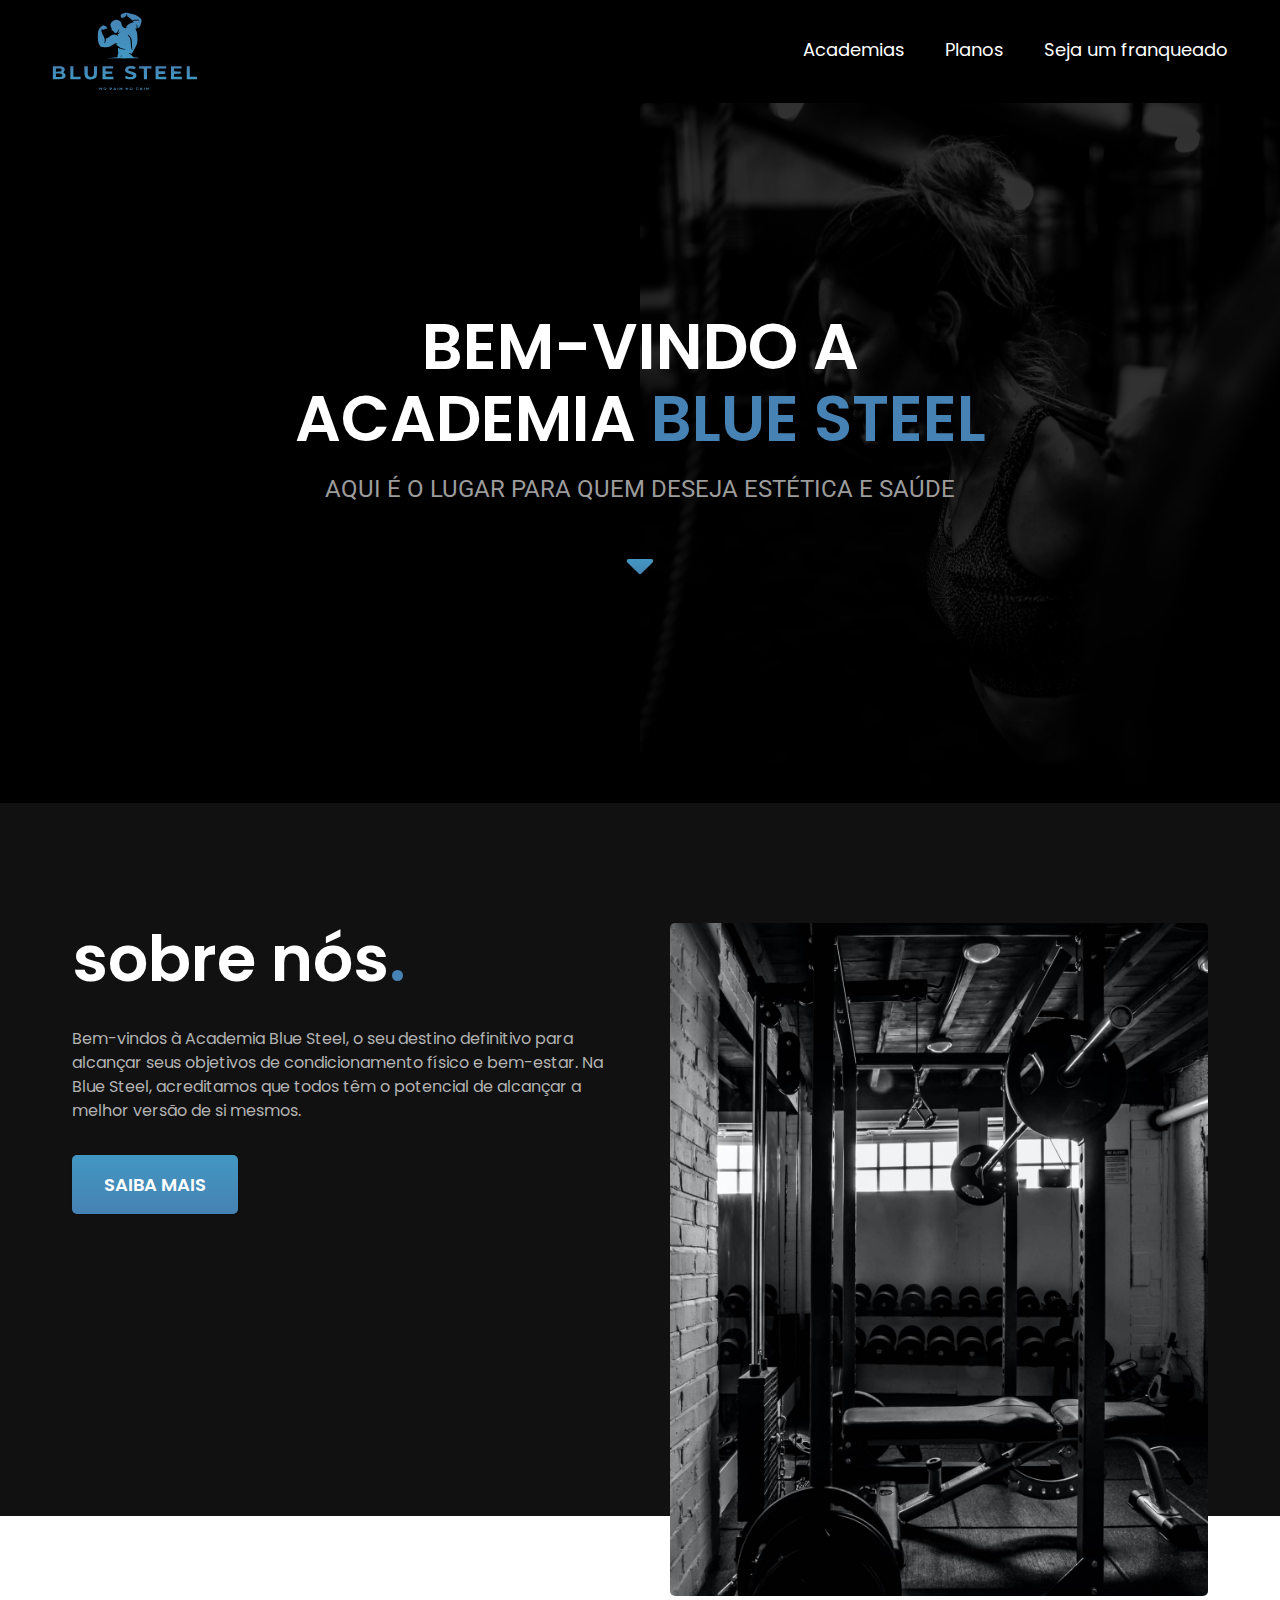
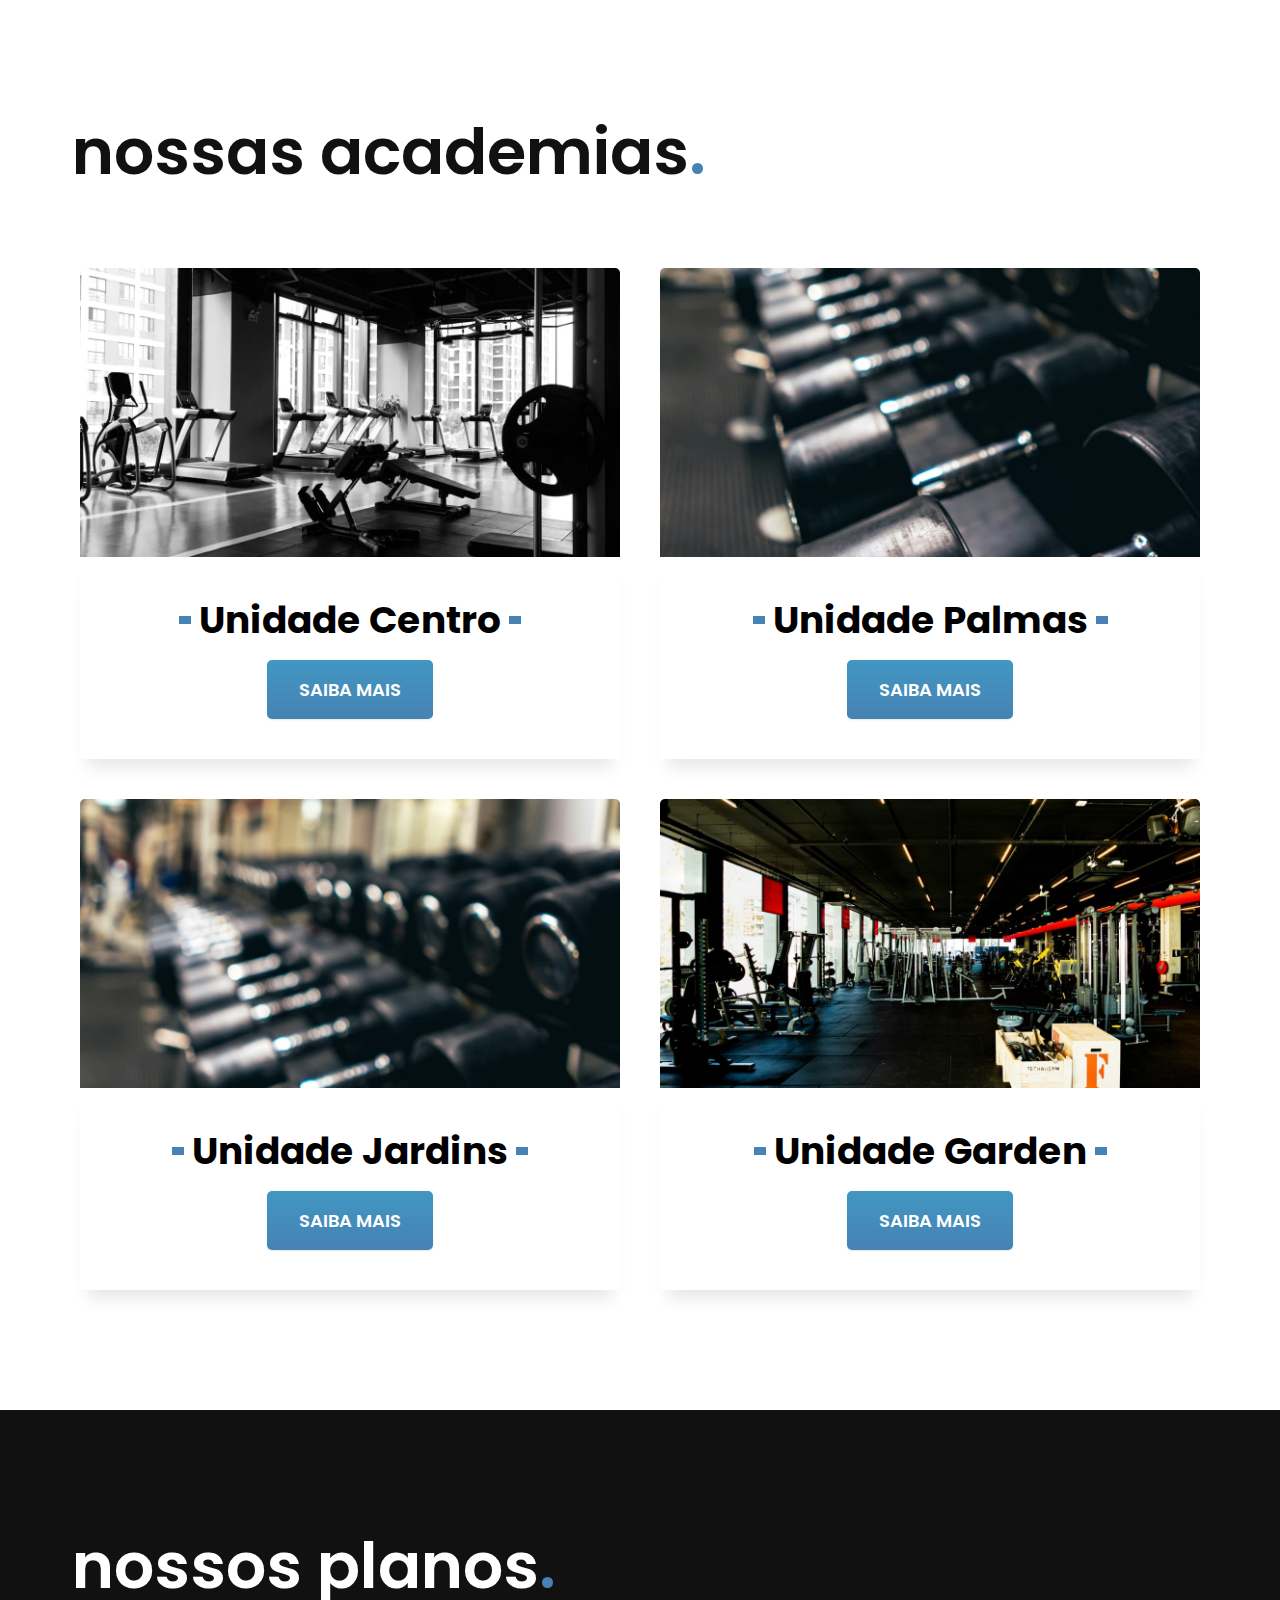
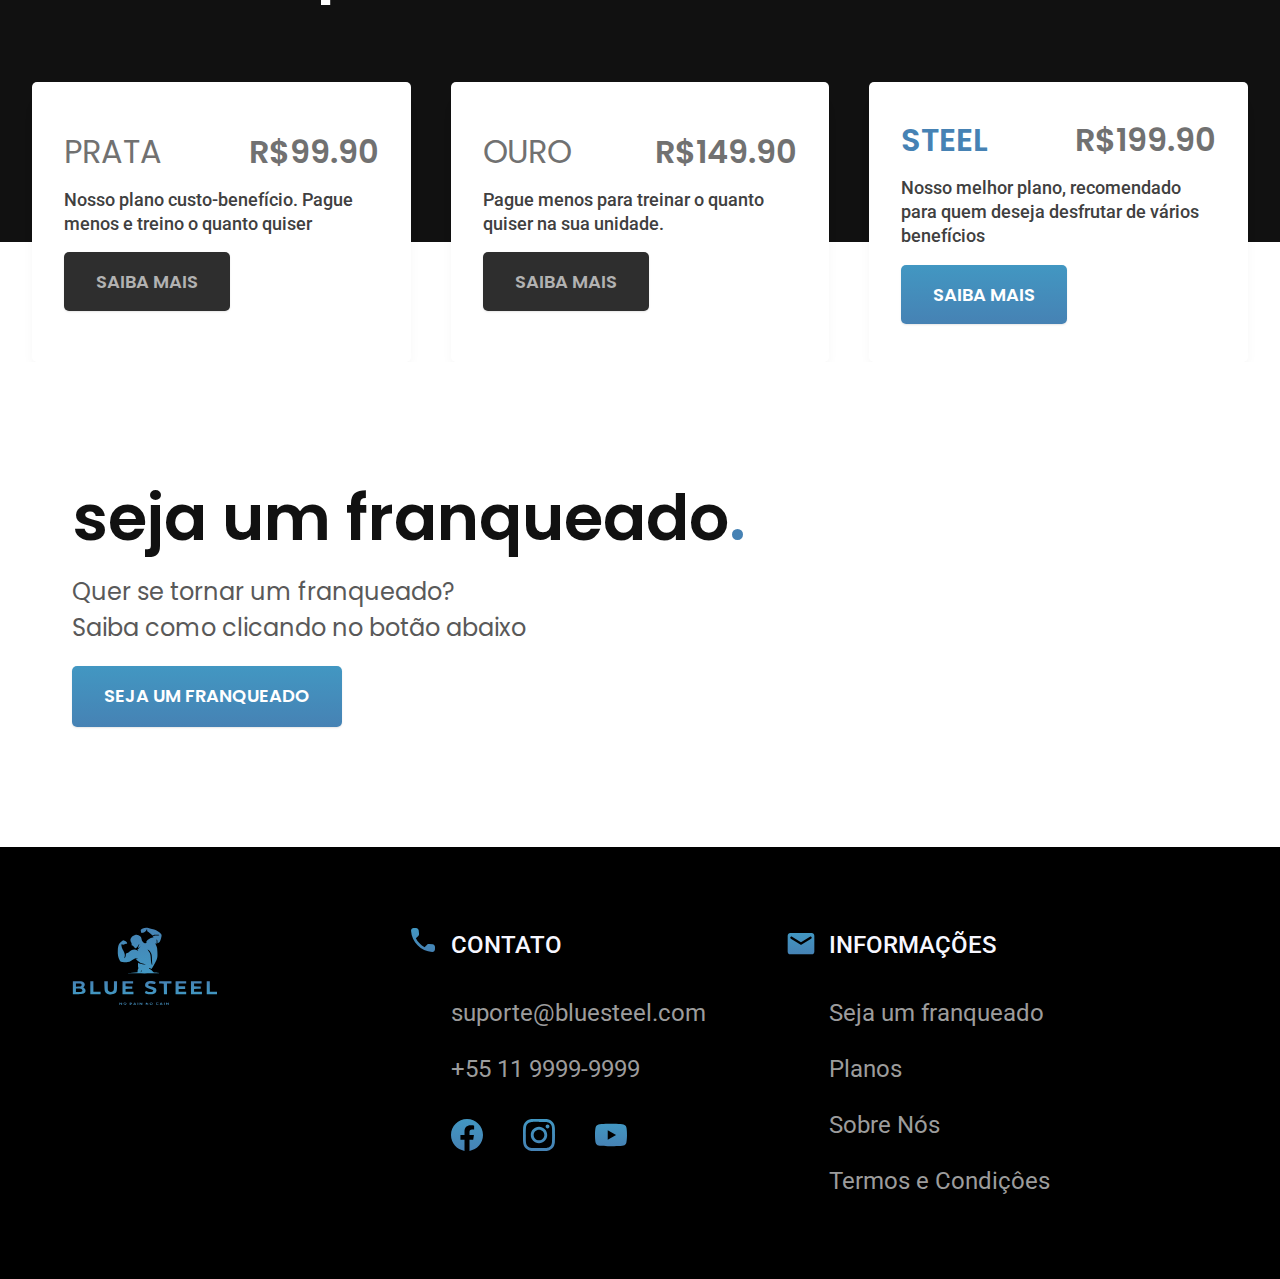
<file: index.html>
<!DOCTYPE html>
<html lang="en">

<head>
  <meta charset="UTF-8">
  <meta name="viewport" content="width=device-width, initial-scale=1.0">

  <link rel="preconnect" href="https://fonts.googleapis.com">
  <link rel="preconnect" href="https://fonts.gstatic.com" crossorigin>
  <link href="https://fonts.googleapis.com/css2?family=Poppins:wght@400;600&family=Roboto:wght@400;500&display=swap" rel="stylesheet">

  <link rel="stylesheet" href="./css/style.css">
  <title>Blue Steel | Academia</title>
</head>

<body>
  <header class="header-bg">
    <div class="header container">
      <a href="./index.html">
        <img src="./img/bluesteel.svg" alt="bluesteel logo">
      </a>

      <nav>
        <ul class="header-nav font-1-m-18-24">
          <li><a href="./academia-interna.html">Academias</a></li>
          <li><a href="./planos.html">Planos</a></li>
          <li><a href="./franqueado.html">Seja um franqueado</a></li>
        </ul>
      </nav>
    </div>

  </header>

  <section class="intro-bg" aria-label="Intro">
    <div class="intro">
      <h1 class="font-1-sb-64-72 cor-w">Bem-vindo a <br>academia <span class="cor-p1">blue steel</span></h1>
      <span class="font-2-r-24-36 cor-c6">Aqui é o lugar para quem deseja estética e saúde</span>
      <a href="./index.html"><img class="seta-baixo" src="img/icons/intro/seta-baixo.svg" alt=""></a>
      <img src="./img/home/background-intro.jpg" alt="Background mulher fazendo academia">
    </div>
  </section>

  <main class="sobre-bg" id="sobre-nós">
    <div class="sobre container">
      <div class="sobre-conteudo">
        <h2 class="font-1-sb-64-72 cor-w">sobre nós<span class="cor-p1">.</span></h2>
        <p class="font-1-m-16-24 cor-c5">Bem-vindos à Academia Blue Steel, o seu destino definitivo para alcançar seus objetivos de condicionamento físico e bem-estar. Na Blue Steel, acreditamos que todos têm o potencial de alcançar a melhor versão de si mesmos.</p>
        <a class="botao" href="#nossas-academias">Saiba mais</a>
      </div>
      <div class="sobre-img">
        <img src="./img/home/sobre.jpg" alt="Sobre nossa academia">
      </div>
    </div>
  </main>

  <article class="academias container" id="nossas-academias" aria-labelledby="Nossas Academias">
    <h2 class="font-1-sb-64-72 cor-c11 container">nossas academias<span class="cor-p1">.</span></h2>
    <div class="academias-conteudo font-1-sb-32-40">
      <div class="academias-item">
        <img src="./img/home/nossas-academias-centro.jpg" alt="Academia Centro">
        <div class="academias-info">
          <h3>Unidade Centro</h3>
          <a class="botao" href="./academias-internas/academia-interna-centro.html">Saiba mais</a>
        </div>
      </div>
      <div class="academias-item">
        <img src="./img/home/nossas-academias-palmas.jpg" alt="Academia Palmas">
        <div class="academias-info">
          <h3>Unidade Palmas</h3>
          <a class="botao" href="./academias-internas/academia-interna-palmas.html">Saiba mais</a>
        </div>
      </div>
      <div class="academias-item">
        <img src="./img/home/nossas-academias-jardins.jpg" alt="Academia Jardins">
        <div class="academias-info">
          <h3>Unidade Jardins</h3>
          <a class="botao" href="./academias-internas/academia-interna-jardins.html">Saiba mais</a>
        </div>
      </div>
      <div class="academias-item">
        <img src="./img/home/nossas-academias-sp.jpg" alt="Academia Garden">
        <div class="academias-info">
          <h3>Unidade Garden</h3>
          <a class="botao" href="./academias-internas/academia-interna-garden.html">Saiba mais</a>
        </div>
      </div>
    </div>
  </article>

  <article class="planos-bg" aria-labelledby="Nossos Planos">
    <div class="planos">
      <h2 class="font-1-sb-64-72 cor-w container">nossos planos<span class="cor-p1">.</span></h2>
      <ul class="planos-conteudo">
        <li class="planos-item">
          <h3 class="font-1-m-32-40 cor-c7">Prata</h3>
          <span class="font-1-sb-32-40 cor-c7">R$99.90</span>
          <p class="font-2-m-18-24 cor-c9">Nosso plano custo-benefício.
            Pague menos e treino o quanto quiser</p>
          <a class="botao secundario" href="./nossos-planos.html">Saiba mais</a>
        </li>
        <div class="planos-item">
          <h3 class="font-1-m-32-40 cor-c7">Ouro</h3>
          <span class="font-1-sb-32-40 cor-c7">R$149.90</span>
          <p class="font-2-m-18-24 cor-c9">Pague menos para treinar o quanto quiser na sua unidade.</p>
          <a class="botao secundario" href="./nossos-planos.html">Saiba mais</a>
        </div>
        <div class="planos-item">
          <h3 class="font-1-sb-32-40 cor-p1">Steel</h3>
          <span class="font-1-sb-32-40 cor-c7">R$199.90</span>
          <p class="font-2-m-18-24 cor-c9">Nosso melhor plano, recomendado para quem deseja desfrutar de vários benefícios</p>
          <a class="botao" href="./nossos-planos.html">Saiba mais</a>
        </div>
      </ul>
    </div>
  </article>

  <article class="franquia container">
    <h2 class="font-1-sb-64-72 cor-c11">seja um franqueado<span class="cor-p1">.</span></h2>
    <p class="font-1-m-24-36 cor-c8">Quer se tornar um franqueado?<br>
      Saiba como clicando no botão abaixo</p>
    <a class="font-1-sb-32-40 botao" href="./franqueado.html">Seja um franqueado</a>
  </article>

  <footer class="footer-bg">
    <div class="footer container">
      <img src="./img/bluesteel.svg" alt="Logo Bluesteel">
      <div class="footer-contato">
        <h2 class="font-2-m-24-36-allcaps cor-c1">Contato</h2>
        <ul class="font-2-r-24-36">
          <li><a class="cor-c6" href="mailto:suporte@bluesteel.com">suporte@bluesteel.com</a></li>
          <li><a class="cor-c6" href="tel:+55 11 9999-9999">+55 11 9999-9999</a></li>
        </ul>
        <div class="contato-redes">
          <a href="./index.html"><img src="./img/icons/footer/facebook.svg" alt="Facebook-logo"></a>
          <a href="./index.html"><img src="./img/icons/footer/instagram.svg" alt="Instagram-logo"></a>
          <a href="./index.html"><img src="./img/icons/footer/youtube.svg" alt="Youtube-logo"></a>
        </div>
      </div>
      <div class="footer-info">
        <h2 class="font-2-m-24-36-allcaps cor-c1">Informações</h2>
        <ul class="font-2-r-24-36">
          <li><a class="cor-c6" href="./franqueado.html">Seja um franqueado</a></li>
          <li><a class="cor-c6" href="./nossos-planos.html">Planos</a></li>
          <li><a class="cor-c6" href="./index.html">Sobre Nós</a></li>
          <li><a class="cor-c6" href="./termos.html">Termos e Condiçôes</a></li>
        </ul>
      </div>
    </div>
  </footer>

</body>

</html>
</file>
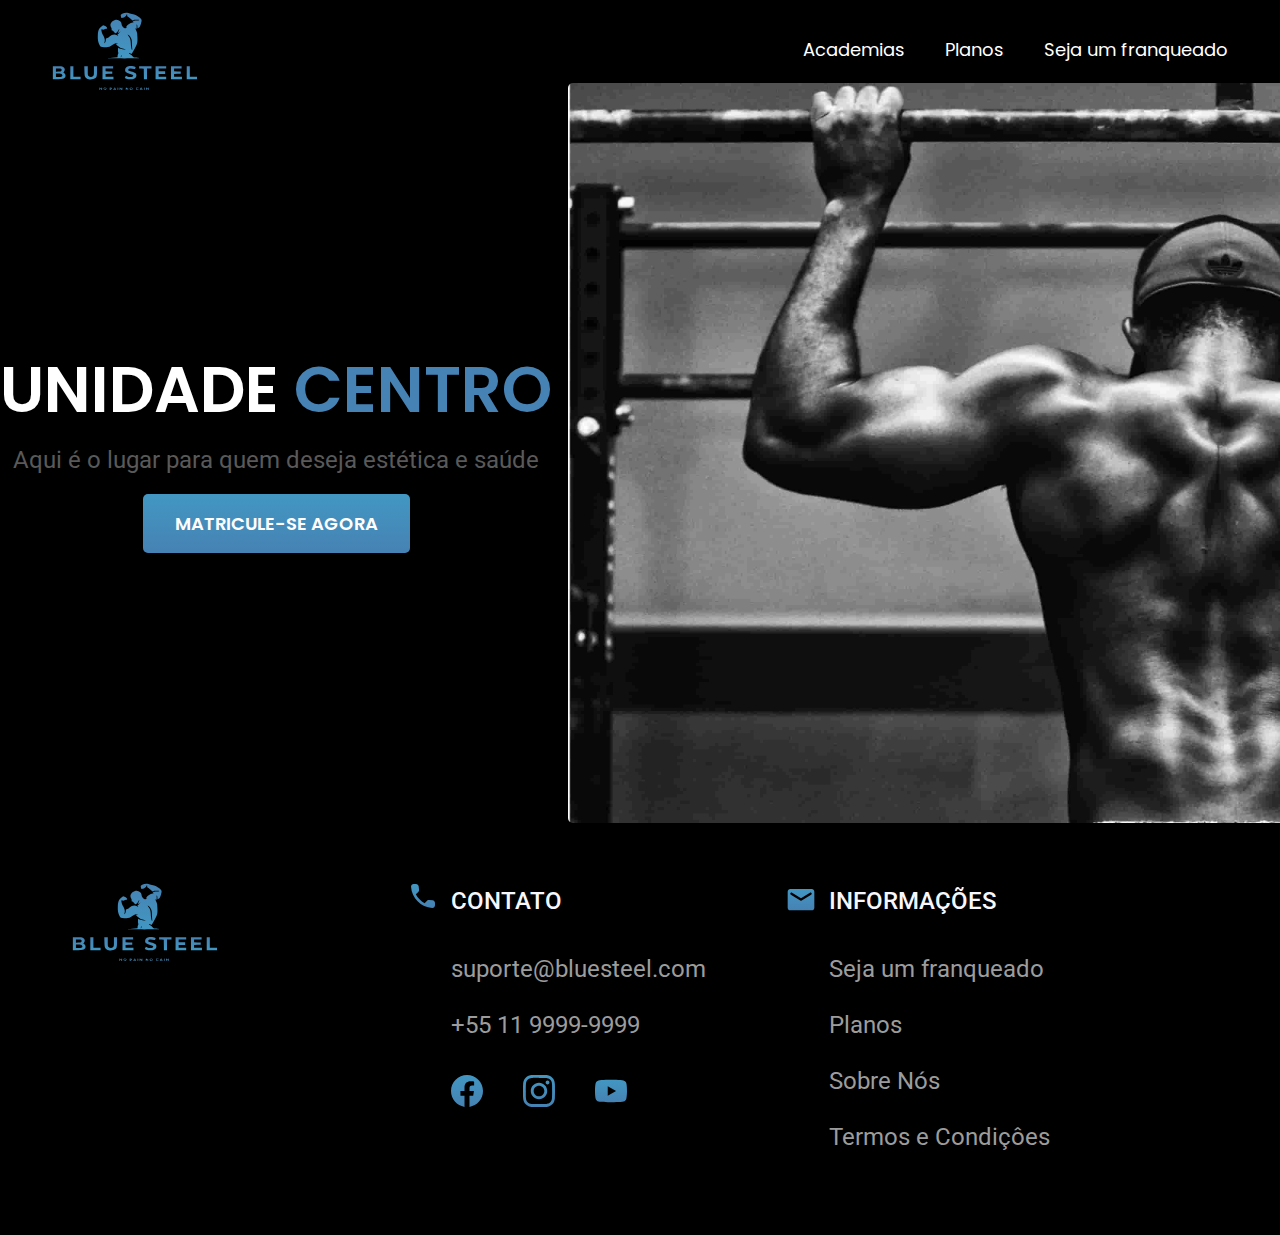
<file: academia-interna-centro.html>
<!DOCTYPE html>
<html lang="en">

<head>
  <meta charset="UTF-8">
  <meta name="viewport" content="width=device-width, initial-scale=1.0">

  <link rel="preconnect" href="https://fonts.googleapis.com">
  <link rel="preconnect" href="https://fonts.gstatic.com" crossorigin>
  <link href="https://fonts.googleapis.com/css2?family=Poppins:wght@400;600&family=Roboto:wght@400;500&display=swap" rel="stylesheet">

  <link rel="stylesheet" href="./css/style.css">
  <title>Blue Steel | Academia</title>
</head>

<body>
  <header class="header-bg">
    <div class="header container">
      <a href="./index.html">
        <img src="./img/bluesteel.svg" alt="bluesteel logo">
      </a>

      <nav>
        <ul class="header-nav font-1-m-18-24">
          <li><a href="./academia-interna.html">Academias</a></li>
          <li><a href="./planos.html">Planos</a></li>
          <li><a href="./franqueado.html">Seja um franqueado</a></li>
        </ul>
      </nav>
    </div>

  </header>

  <section class="intro">
    <h1 class="font-1-sb-64-72 cor-w">Unidade <span class="cor-p1">Centro</span></h1>
    <p class="font-2-r-24-36 cor-c8">Aqui é o lugar para quem deseja estética e saúde</p>
    <a class="botao" href="./planos.html">Matricule-se agora</a>
    <img src="./img/academia-interna/academia-interna-bg.jpg" alt="Homem fazendo musculação">
  </section>

  <footer class="footer-bg">
    <div class="footer container">
      <img src="./img/bluesteel.svg" alt="Logo Bluesteel">
      <div class="footer-contato">
        <h2 class="font-2-m-24-36-allcaps cor-c1">Contato</h2>
        <ul class="font-2-r-24-36">
          <li><a class="cor-c6" href="mailto:suporte@bluesteel.com">suporte@bluesteel.com</a></li>
          <li><a class="cor-c6" href="tel:+55 11 9999-9999">+55 11 9999-9999</a></li>
        </ul>
        <div class="contato-redes">
          <a href="./index.html"><img src="./img/icons/footer/facebook.svg" alt="Facebook-logo"></a>
          <a href="./index.html"><img src="./img/icons/footer/instagram.svg" alt="Instagram-logo"></a>
          <a href="./index.html"><img src="./img/icons/footer/youtube.svg" alt="Youtube-logo"></a>
        </div>
      </div>
      <div class="footer-info">
        <h2 class="font-2-m-24-36-allcaps cor-c1">Informações</h2>
        <ul class="font-2-r-24-36">
          <li><a class="cor-c6" href="./franquia.html">Seja um franqueado</a></li>
          <li><a class="cor-c6" href="./nossos-planos.html">Planos</a></li>
          <li><a class="cor-c6" href="#sobre-nós">Sobre Nós</a></li>
          <li><a class="cor-c6" href="./termos.html">Termos e Condiçôes</a></li>
        </ul>
      </div>
    </div>
  </footer>

</body>

</html>
</file>
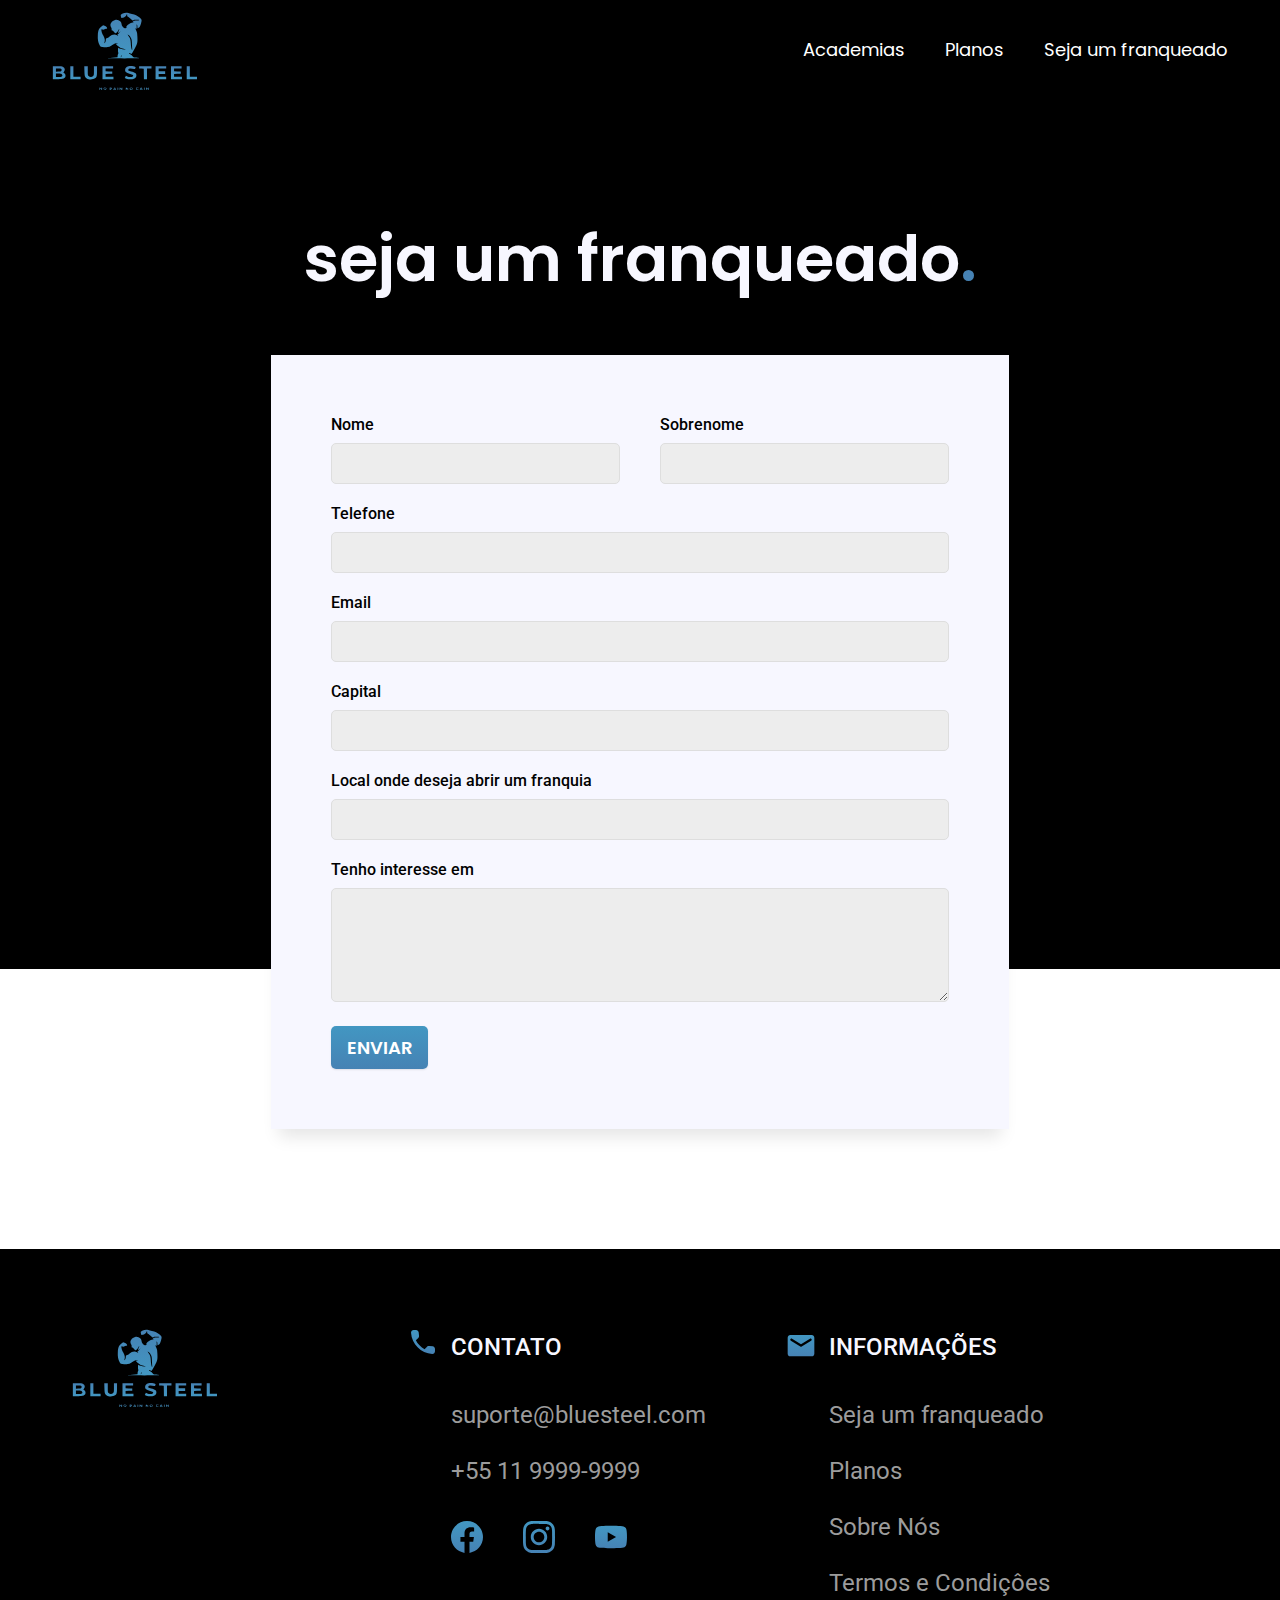
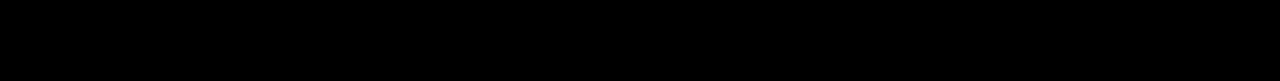
<file: franqueado.html>
<!DOCTYPE html>
<html lang="en">

<head>
  <meta charset="UTF-8">
  <meta name="viewport" content="width=device-width, initial-scale=1.0">

  <link rel="preconnect" href="https://fonts.googleapis.com">
  <link rel="preconnect" href="https://fonts.gstatic.com" crossorigin>
  <link href="https://fonts.googleapis.com/css2?family=Poppins:wght@400;600&family=Roboto:wght@400;500&display=swap" rel="stylesheet">

  <link rel="stylesheet" href="./css/style.css">
  <title>Blue Steel | Academia</title>
</head>

<body>
  <header class="header-bg">
    <div class="header container">
      <a href="./index.html">
        <img src="./img/bluesteel.svg" alt="bluesteel logo">
      </a>

      <nav>
        <ul class="header-nav font-1-m-18-24">
          <li><a href="./academia-interna.html">Academias</a></li>
          <li><a href="./planos.html">Planos</a></li>
          <li><a href="./franqueado.html">Seja um franqueado</a></li>
        </ul>
      </nav>
    </div>

  </header>

  <main class="franqueado-bg">
    <div class="franqueado">
      <h2 class="font-1-sb-64-72 cor-c1 container">seja um franqueado<span class="cor-p1">.</span></h2>
      <form action="./franqueado.html" class="form">
        <div class="form-item">
          <label for="nome">Nome</label>
          <input type="text" name="nome" id="nome" class="nome">
        </div>
        <div class="form-item">
          <label for="sobrenome">Sobrenome</label>
          <input type="text" name="sobrenome" id="sobrenome">
        </div>
        <div class="form-item col-2">
          <label for="telefone">Telefone</label>
          <input type="number" name="telefone" id="telefone">
        </div>
        <div class="form-item col-2">
          <label for="email">Email</label>
          <input type="email" name="email" id="email" required>
        </div>
        <div class="form-item col-2">
          <label for="capital">Capital</label>
          <input type="text" name="capital" id="capital">
        </div>
        <div class="form-item col-2">
          <label for="local">Local onde deseja abrir um franquia</label>
          <input type="text" name="local" id="local">
        </div>
        <div class="form-item col-2">
          <label for="interesse">Tenho interesse em</label>
          <textarea name="interesse" id="interesse" rows="5"></textarea>
        </div>
        <button class="botao col-2">Enviar</button>
      </form>
    </div>
  </main>

  <footer class="footer-bg">
    <div class="footer container">
      <img src="./img/bluesteel.svg" alt="Logo Bluesteel">
      <div class="footer-contato">
        <h2 class="font-2-m-24-36-allcaps cor-c1">Contato</h2>
        <ul class="font-2-r-24-36">
          <li><a class="cor-c6" href="mailto:suporte@bluesteel.com">suporte@bluesteel.com</a></li>
          <li><a class="cor-c6" href="tel:+55 11 9999-9999">+55 11 9999-9999</a></li>
        </ul>
        <div class="contato-redes">
          <a href="./index.html"><img src="./img/icons/footer/facebook.svg" alt="Facebook-logo"></a>
          <a href="./index.html"><img src="./img/icons/footer/instagram.svg" alt="Instagram-logo"></a>
          <a href="./index.html"><img src="./img/icons/footer/youtube.svg" alt="Youtube-logo"></a>
        </div>
      </div>
      <div class="footer-info">
        <h2 class="font-2-m-24-36-allcaps cor-c1">Informações</h2>
        <ul class="font-2-r-24-36">
          <li><a class="cor-c6" href="./franqueado.html">Seja um franqueado</a></li>
          <li><a class="cor-c6" href="./nossos-planos.html">Planos</a></li>
          <li><a class="cor-c6" href="./index.html">Sobre Nós</a></li>
          <li><a class="cor-c6" href="./termos.html">Termos e Condiçôes</a></li>
        </ul>
      </div>
    </div>
  </footer>
</body>

</html>
</file>
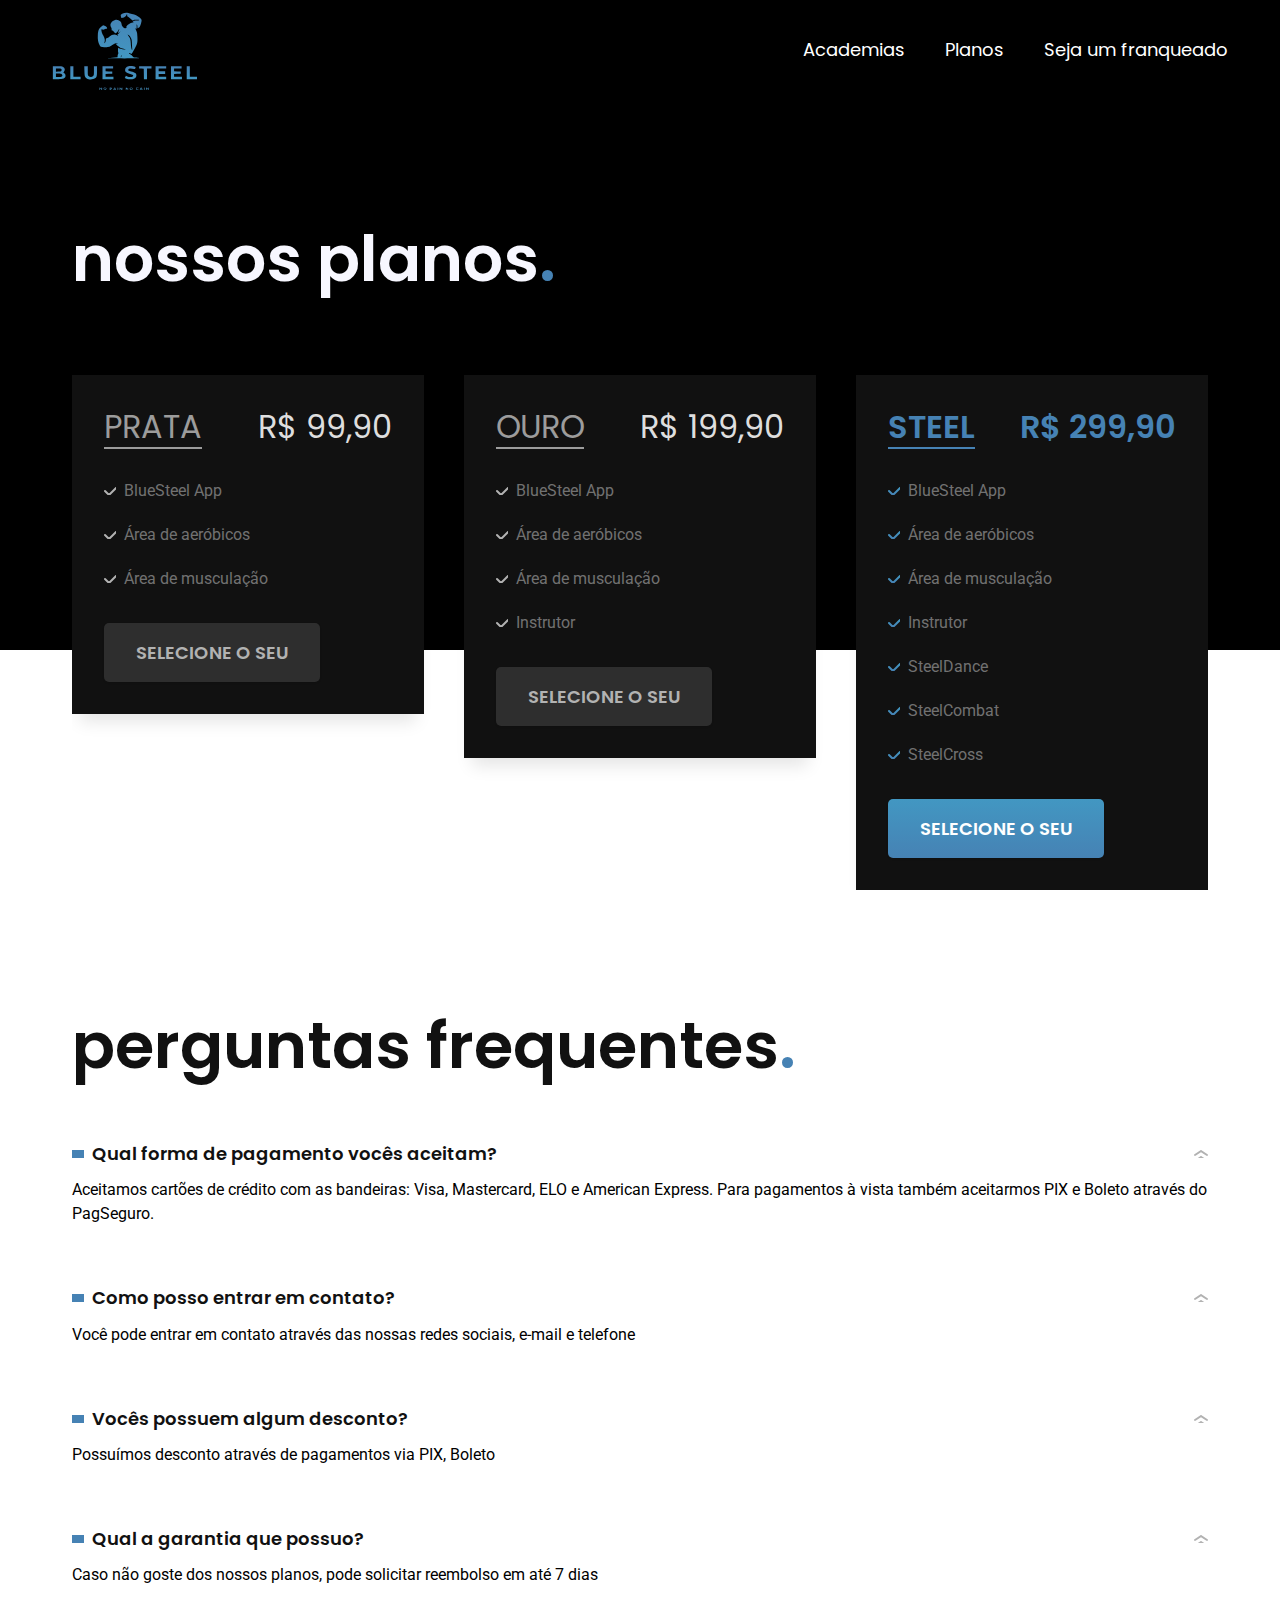
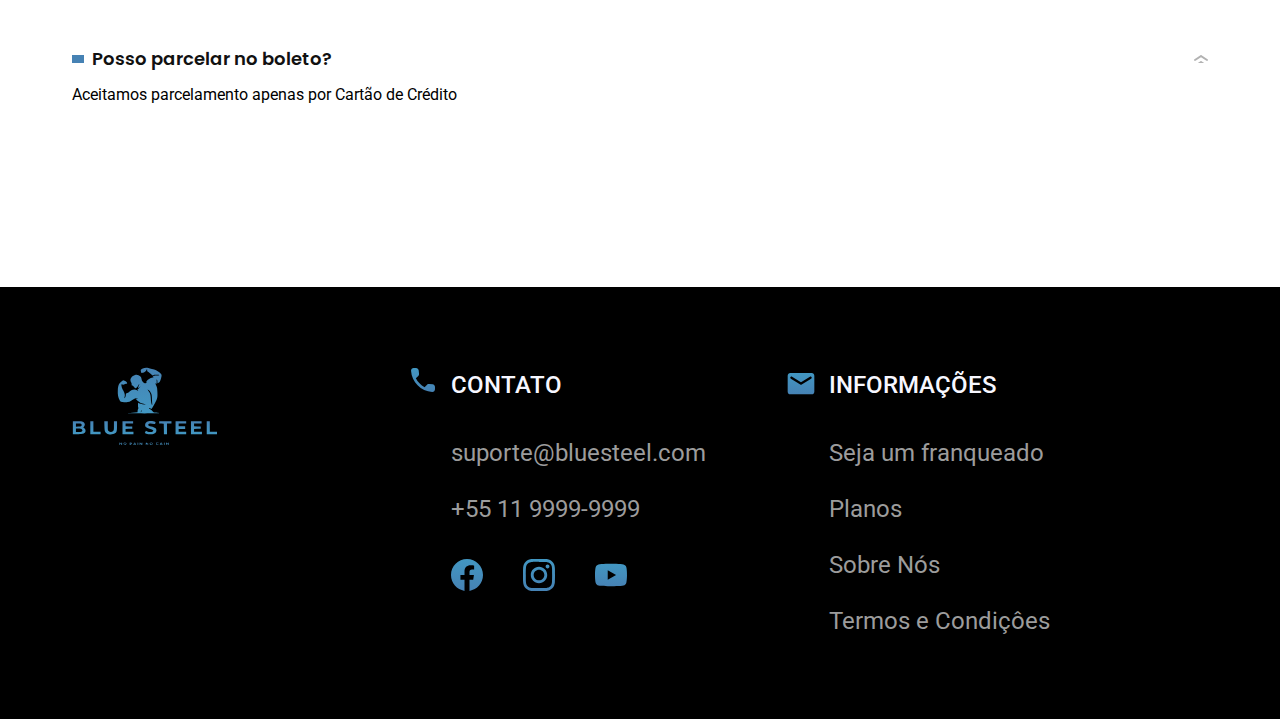
<file: planos.html>
<!DOCTYPE html>
<html lang="en">

<head>
  <meta charset="UTF-8">
  <meta name="viewport" content="width=device-width, initial-scale=1.0">

  <link rel="preconnect" href="https://fonts.googleapis.com">
  <link rel="preconnect" href="https://fonts.gstatic.com" crossorigin>
  <link href="https://fonts.googleapis.com/css2?family=Poppins:wght@400;600&family=Roboto:wght@400;500&display=swap" rel="stylesheet">

  <link rel="stylesheet" href="./css/style.css">
  <title>Blue Steel | Academia</title>
</head>

<body>
  <header class="header-bg">
    <div class="header container">
      <a href="./index.html">
        <img src="./img/bluesteel.svg" alt="bluesteel logo">
      </a>

      <nav>
        <ul class="header-nav font-1-m-18-24">
          <li><a href="./academia-interna.html">Academias</a></li>
          <li><a href="./planos.html">Planos</a></li>
          <li><a href="./franqueado.html">Seja um franqueado</a></li>
        </ul>
      </nav>
    </div>
  </header>

  <main class="planos-interno-bg">
    <div class="planos-interno container">
      <h2 class="font-1-sb-64-72 cor-c1">nossos planos<span class="cor-p1">.</span></h2>
      <div class="planos-interno-conteudo">
        <div class="planos-interno-item">
          <h3 class="font-1-m-32-40 cor-c6">Prata</h3>
          <span class="font-1-m-32-40 cor-c3">R$ 99,90</span>
          <ul class="font-2-r-16-24 cor-c7">
            <li>BlueSteel App</li>
            <li>Área de aeróbicos</li>
            <li>Área de musculação</li>
          </ul>
          <a class="botao secundario" href="./">Selecione o seu</a>
        </div>
        <div class="planos-interno-item">
          <h3 class="font-1-m-32-40 cor-c6">Ouro</h3>
          <span class="font-1-m-32-40 cor-c3">R$ 199,90</span>
          <ul class="font-2-r-16-24 cor-c7">
            <li>BlueSteel App</li>
            <li>Área de aeróbicos</li>
            <li>Área de musculação</li>
            <li>Instrutor</li>
          </ul>
          <a class="botao secundario" href="./">Selecione o seu</a>
        </div>
        <div class="planos-interno-item">
          <h3 class="font-1-sb-32-40 cor-p1 steel">Steel</h3>
          <span class="font-1-sb-32-40 cor-p1">R$ 299,90</span>
          <ul class="font-2-r-16-24 cor-c7">
            <li>BlueSteel App</li>
            <li>Área de aeróbicos</li>
            <li>Área de musculação</li>
            <li>Instrutor</li>
            <li>SteelDance</li>
            <li>SteelCombat</li>
            <li>SteelCross</li>
          </ul>
          <a class="botao" href="./">Selecione o seu</a>
        </div>
      </div>
    </div>
  </main>

  <article class="perguntas container">
    <h2 class="font-1-sb-64-72 cor-c11">perguntas frequentes<span class="cor-p1">.</span></h2>
    <dl class="perguntas-frequentes">
      <div class="perguntas-frequentes-item">
        <dt class="font-1-sb-18-24 cor-c11">Qual forma de pagamento vocês aceitam?</dt>
        <dd class="font-2-r-16-24">Aceitamos cartões de crédito com as bandeiras: Visa, Mastercard, ELO e American Express. Para pagamentos à vista também aceitarmos PIX e Boleto através do PagSeguro.</dd>
      </div>
      <div class="perguntas-frequentes-item">
        <dt class="font-1-sb-18-24 cor-c11">Como posso entrar em contato?</dt>
        <dd class="font-2-r-16-24">Você pode entrar em contato através das nossas redes sociais, e-mail e telefone</dd>
      </div>
      <div class="perguntas-frequentes-item">
        <dt class="font-1-sb-18-24 cor-c11">Vocês possuem algum desconto?</dt>
        <dd class="font-2-r-16-24">Possuímos desconto através de pagamentos via PIX, Boleto</dd>
      </div>
      <div class="perguntas-frequentes-item">
        <dt class="font-1-sb-18-24 cor-c11">Qual a garantia que possuo?</dt>
        <dd class="font-2-r-16-24">Caso não goste dos nossos planos, pode solicitar reembolso em até 7 dias</dd>
      </div>
      <div class="perguntas-frequentes-item">
        <dt class="font-1-sb-18-24 cor-c11">Posso parcelar no boleto?</dt>
        <dd class="font-2-r-16-24">Aceitamos parcelamento apenas por Cartão de Crédito</dd>
      </div>
      <div>
    </dl>
  </article>

  <footer class="footer-bg">
    <div class="footer container">
      <img src="./img/bluesteel.svg" alt="Logo Bluesteel">
      <div class="footer-contato">
        <h2 class="font-2-m-24-36-allcaps cor-c1">Contato</h2>
        <ul class="font-2-r-24-36">
          <li><a class="cor-c6" href="mailto:suporte@bluesteel.com">suporte@bluesteel.com</a></li>
          <li><a class="cor-c6" href="tel:+55 11 9999-9999">+55 11 9999-9999</a></li>
        </ul>
        <div class="contato-redes">
          <a href="./index.html"><img src="./img/icons/footer/facebook.svg" alt="Facebook-logo"></a>
          <a href="./index.html"><img src="./img/icons/footer/instagram.svg" alt="Instagram-logo"></a>
          <a href="./index.html"><img src="./img/icons/footer/youtube.svg" alt="Youtube-logo"></a>
        </div>
      </div>
      <div class="footer-info">
        <h2 class="font-2-m-24-36-allcaps cor-c1">Informações</h2>
        <ul class="font-2-r-24-36">
          <li><a class="cor-c6" href="./franqueado.html">Seja um franqueado</a></li>
          <li><a class="cor-c6" href="./nossos-planos.html">Planos</a></li>
          <li><a class="cor-c6" href="./index.html">Sobre Nós</a></li>
          <li><a class="cor-c6" href="./termos.html">Termos e Condiçôes</a></li>
        </ul>
      </div>
    </div>
  </footer>
</body>

</html>
</file>
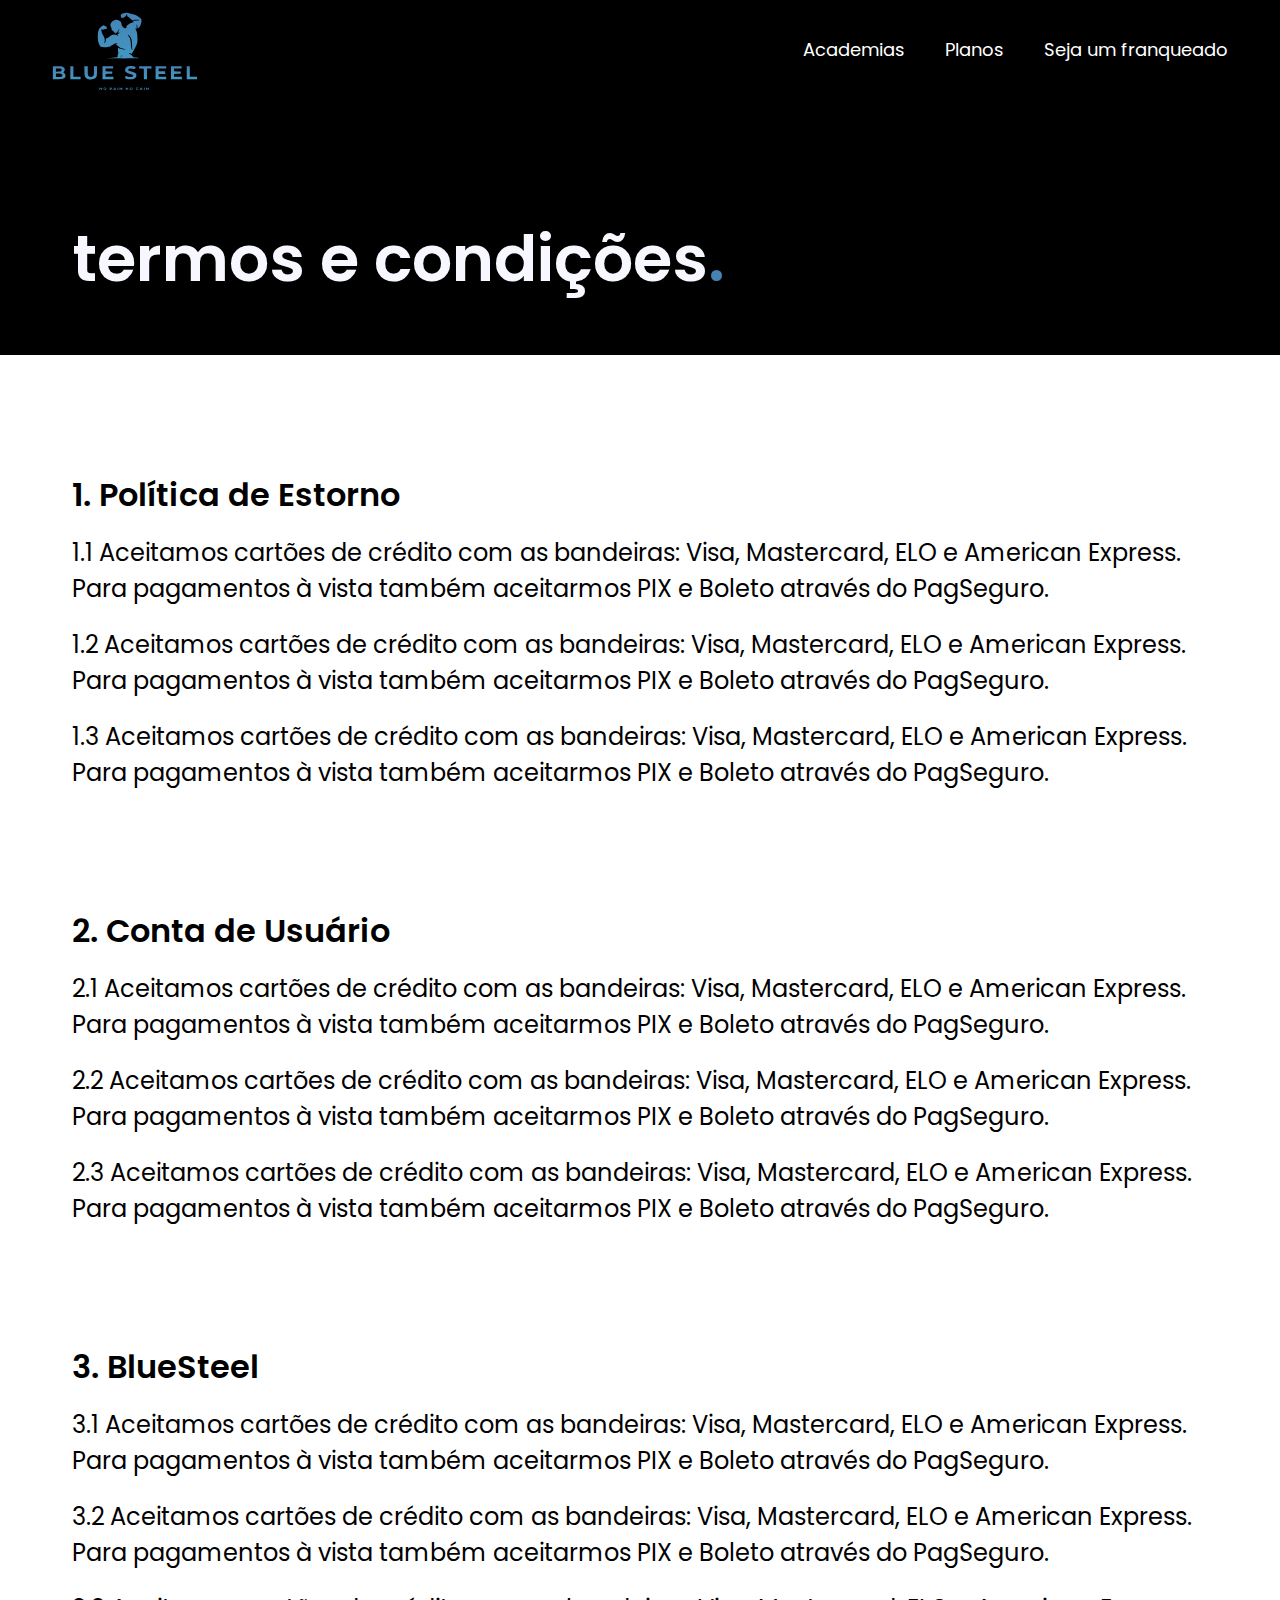
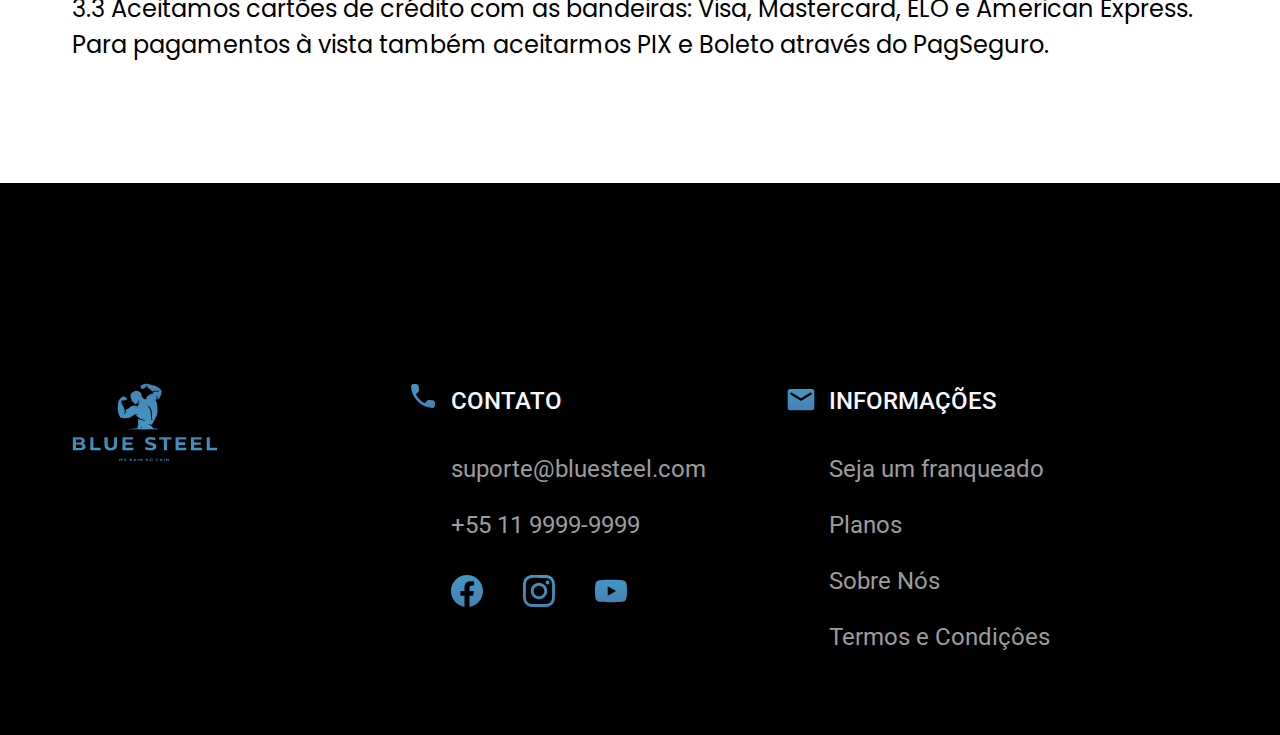
<file: termos.html>
<!DOCTYPE html>
<html lang="en">

<head>
  <meta charset="UTF-8">
  <meta name="viewport" content="width=device-width, initial-scale=1.0">

  <link rel="preconnect" href="https://fonts.googleapis.com">
  <link rel="preconnect" href="https://fonts.gstatic.com" crossorigin>
  <link href="https://fonts.googleapis.com/css2?family=Poppins:wght@400;600&family=Roboto:wght@400;500&display=swap" rel="stylesheet">

  <link rel="stylesheet" href="./css/style.css">
  <title>Blue Steel | Academia</title>
</head>

<body>
  <header class="header-bg">
    <div class="header container">
      <a href="./index.html">
        <img src="./img/bluesteel.svg" alt="bluesteel logo">
      </a>

      <nav>
        <ul class="header-nav font-1-m-18-24">
          <li><a href="./academia-interna.html">Academias</a></li>
          <li><a href="./planos.html">Planos</a></li>
          <li><a href="./franqueado.html">Seja um franqueado</a></li>
        </ul>
      </nav>
    </div>
  </header>

  <main class="termos-bg">
    <div class="termos">
      <h2 class="font-1-sb-64-72 cor-c1 container">termos e condições<span class="cor-p1">.</span></h2>
      <div class="termos-conteudo">
        <div class="termos-item container">
          <h3 class="font-1-sb-32-40">1. Política de Estorno</h3>
          <p class="font-1-m-24-36">1.1 Aceitamos cartões de crédito com as bandeiras: Visa, Mastercard, ELO e American Express. Para pagamentos à vista também aceitarmos PIX e Boleto através do PagSeguro.</p>
          <p class="font-1-m-24-36">1.2 Aceitamos cartões de crédito com as bandeiras: Visa, Mastercard, ELO e American Express. Para pagamentos à vista também aceitarmos PIX e Boleto através do PagSeguro.</p>
          <p class="font-1-m-24-36">1.3 Aceitamos cartões de crédito com as bandeiras: Visa, Mastercard, ELO e American Express. Para pagamentos à vista também aceitarmos PIX e Boleto através do PagSeguro.</p>
        </div>
        <div class="termos-item container">
          <h3 class="font-1-sb-32-40">2. Conta de Usuário</h3>
          <p class="font-1-m-24-36">2.1 Aceitamos cartões de crédito com as bandeiras: Visa, Mastercard, ELO e American Express. Para pagamentos à vista também aceitarmos PIX e Boleto através do PagSeguro.</p>
          <p class="font-1-m-24-36">2.2 Aceitamos cartões de crédito com as bandeiras: Visa, Mastercard, ELO e American Express. Para pagamentos à vista também aceitarmos PIX e Boleto através do PagSeguro.</p>
          <p class="font-1-m-24-36">2.3 Aceitamos cartões de crédito com as bandeiras: Visa, Mastercard, ELO e American Express. Para pagamentos à vista também aceitarmos PIX e Boleto através do PagSeguro.</p>
        </div>
        <div class="termos-item container">
          <h3 class="font-1-sb-32-40">3. BlueSteel</h3>
          <p class="font-1-m-24-36">3.1 Aceitamos cartões de crédito com as bandeiras: Visa, Mastercard, ELO e American Express. Para pagamentos à vista também aceitarmos PIX e Boleto através do PagSeguro.</p>
          <p class="font-1-m-24-36">3.2 Aceitamos cartões de crédito com as bandeiras: Visa, Mastercard, ELO e American Express. Para pagamentos à vista também aceitarmos PIX e Boleto através do PagSeguro.</p>
          <p class="font-1-m-24-36">3.3 Aceitamos cartões de crédito com as bandeiras: Visa, Mastercard, ELO e American Express. Para pagamentos à vista também aceitarmos PIX e Boleto através do PagSeguro.</p>
        </div>
      </div>
    </div>
  </main>

  <footer class="footer-bg">
    <div class="footer container">
      <img src="./img/bluesteel.svg" alt="Logo Bluesteel">
      <div class="footer-contato">
        <h2 class="font-2-m-24-36-allcaps cor-c1">Contato</h2>
        <ul class="font-2-r-24-36">
          <li><a class="cor-c6" href="mailto:suporte@bluesteel.com">suporte@bluesteel.com</a></li>
          <li><a class="cor-c6" href="tel:+55 11 9999-9999">+55 11 9999-9999</a></li>
        </ul>
        <div class="contato-redes">
          <a href="./index.html"><img src="./img/icons/footer/facebook.svg" alt="Facebook-logo"></a>
          <a href="./index.html"><img src="./img/icons/footer/instagram.svg" alt="Instagram-logo"></a>
          <a href="./index.html"><img src="./img/icons/footer/youtube.svg" alt="Youtube-logo"></a>
        </div>
      </div>
      <div class="footer-info">
        <h2 class="font-2-m-24-36-allcaps cor-c1">Informações</h2>
        <ul class="font-2-r-24-36">
          <li><a class="cor-c6" href="./franqueado.html">Seja um franqueado</a></li>
          <li><a class="cor-c6" href="./nossos-planos.html">Planos</a></li>
          <li><a class="cor-c6" href="./index.html">Sobre Nós</a></li>
          <li><a class="cor-c6" href="./termos.html">Termos e Condiçôes</a></li>
        </ul>
      </div>
    </div>
  </footer>

</body>

</html>
</file>
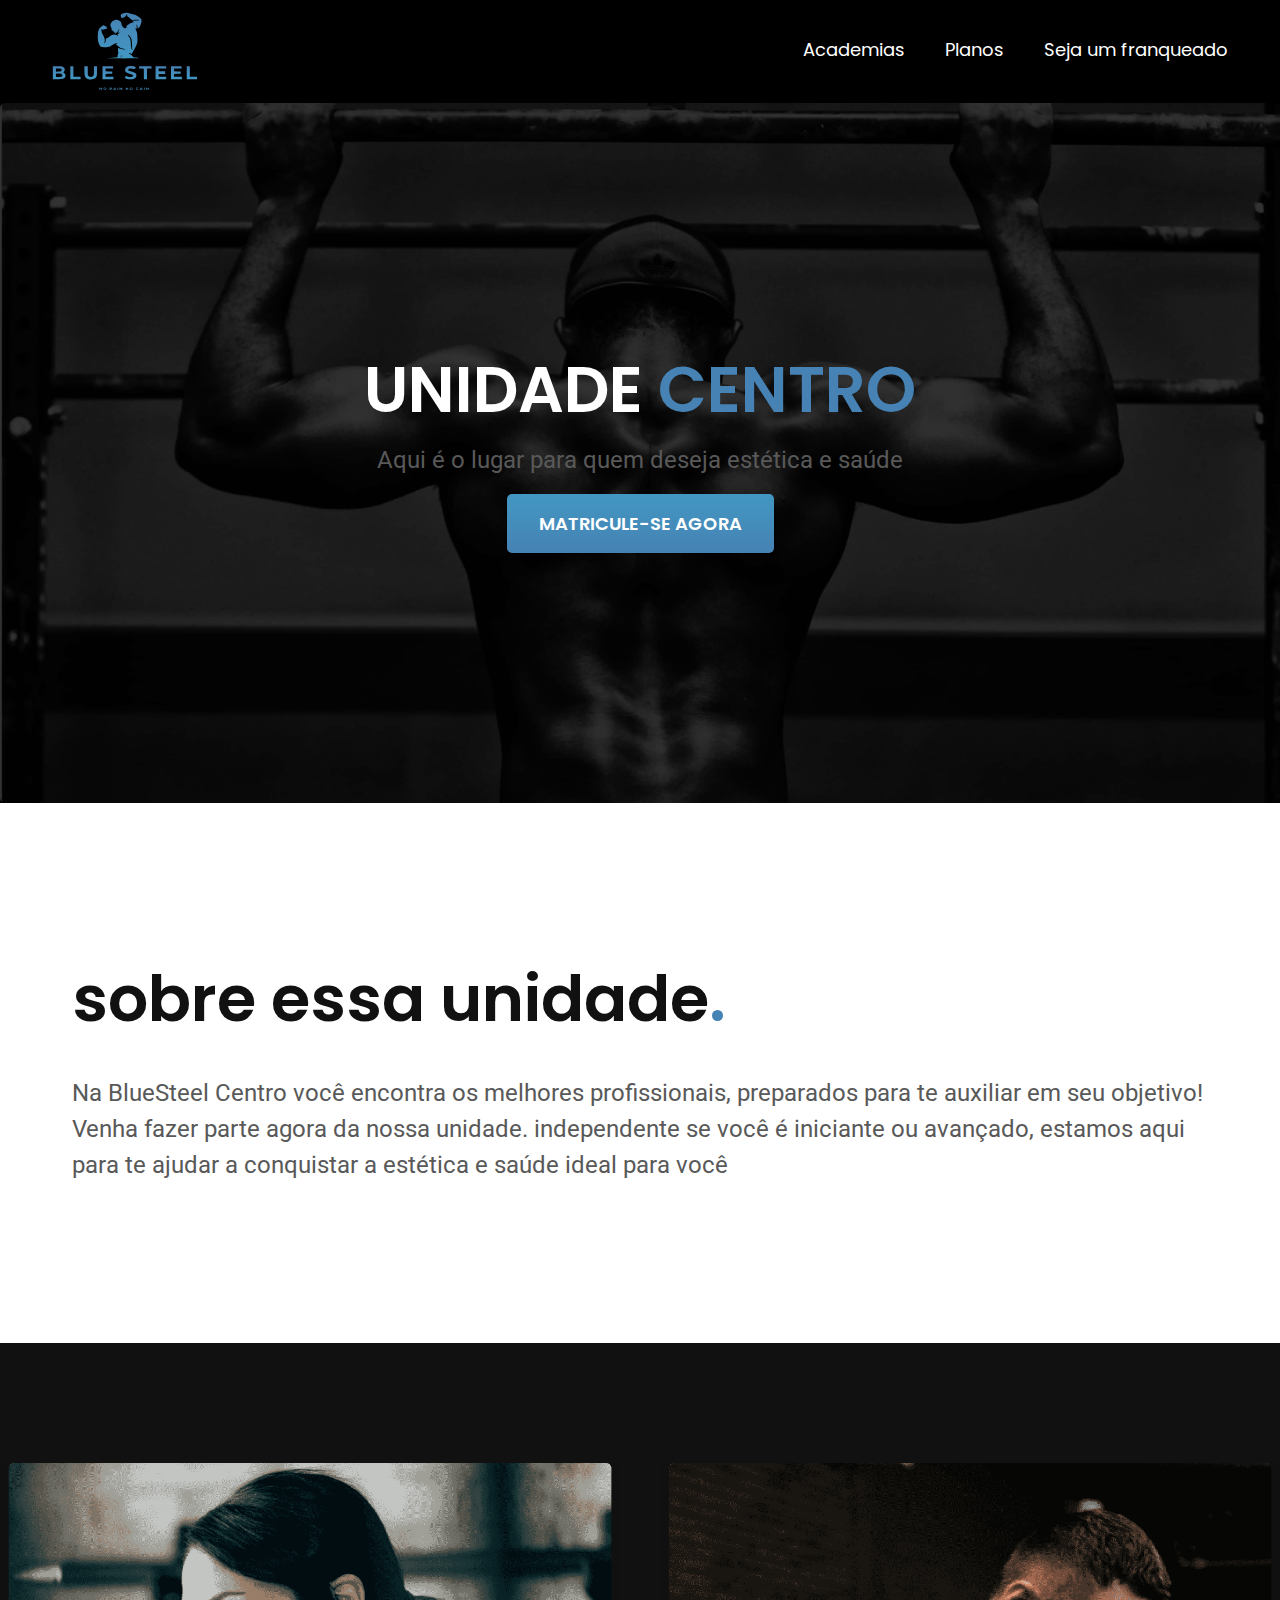
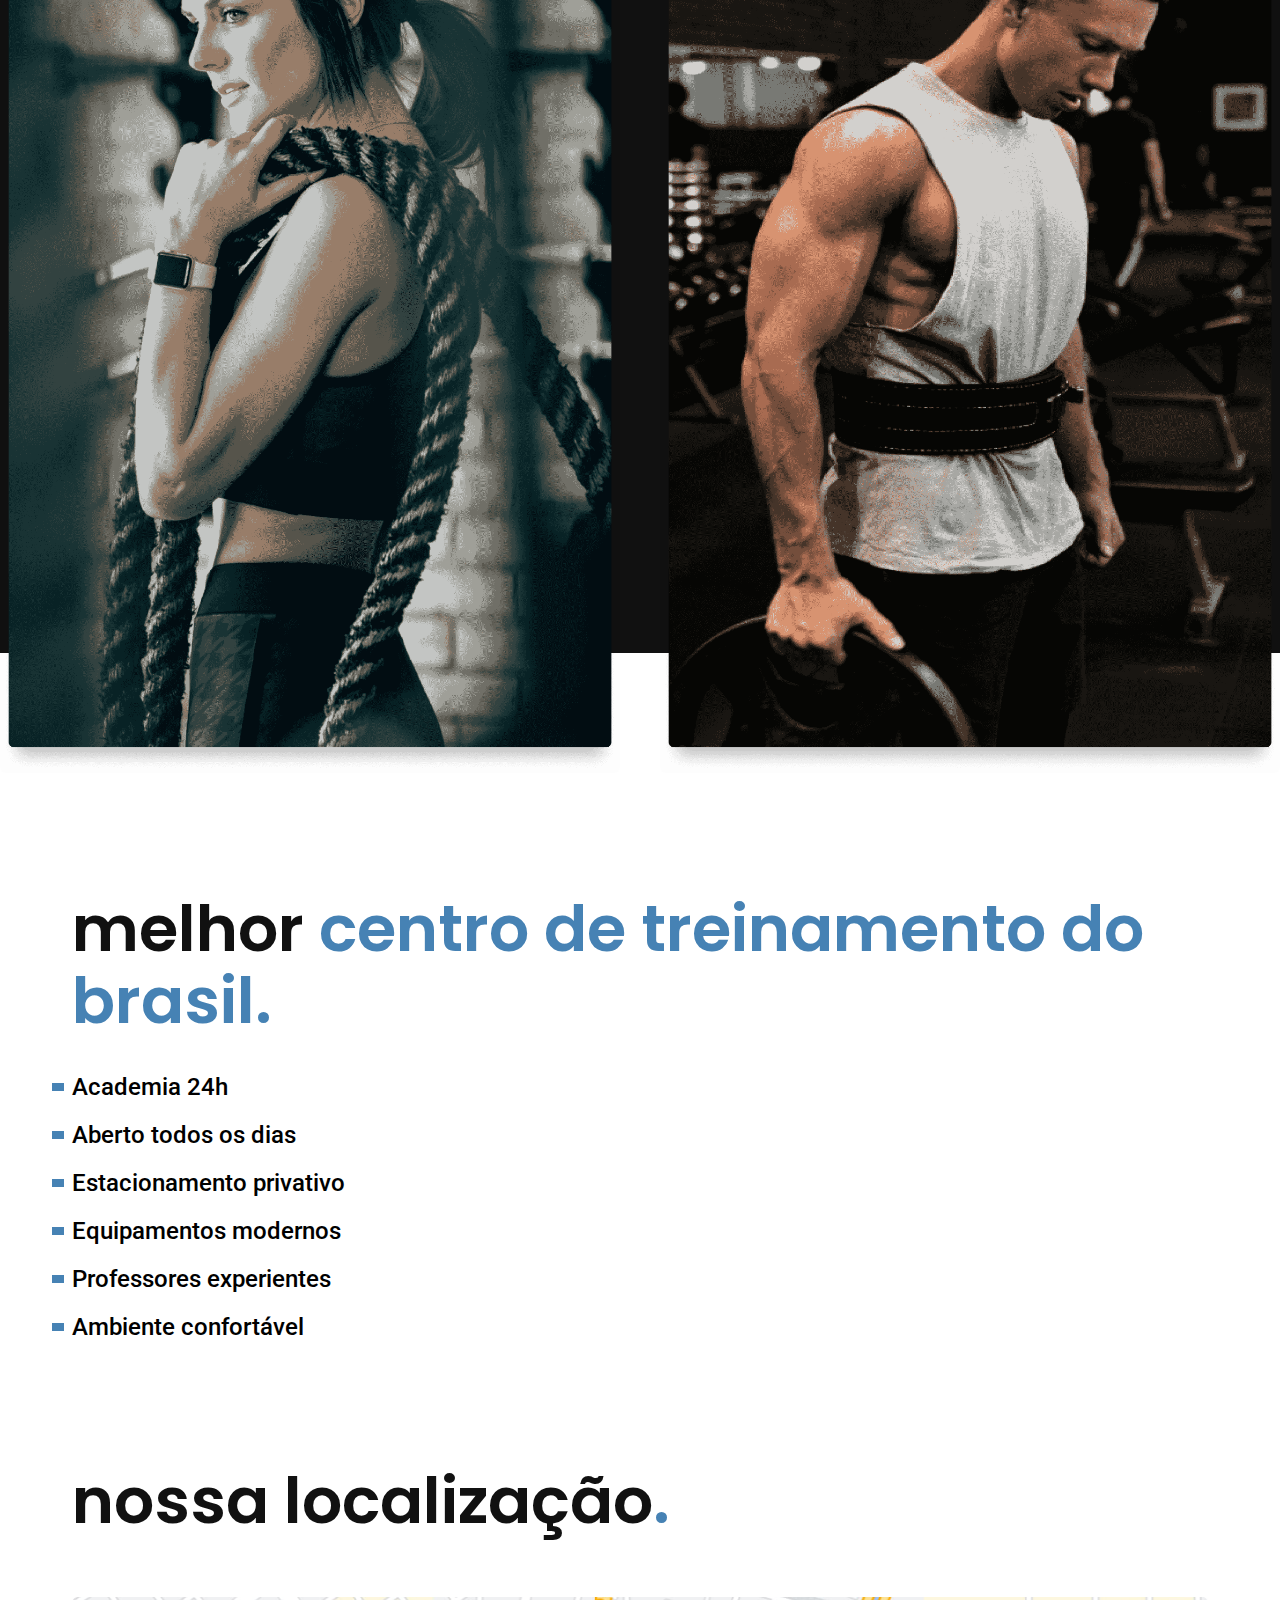
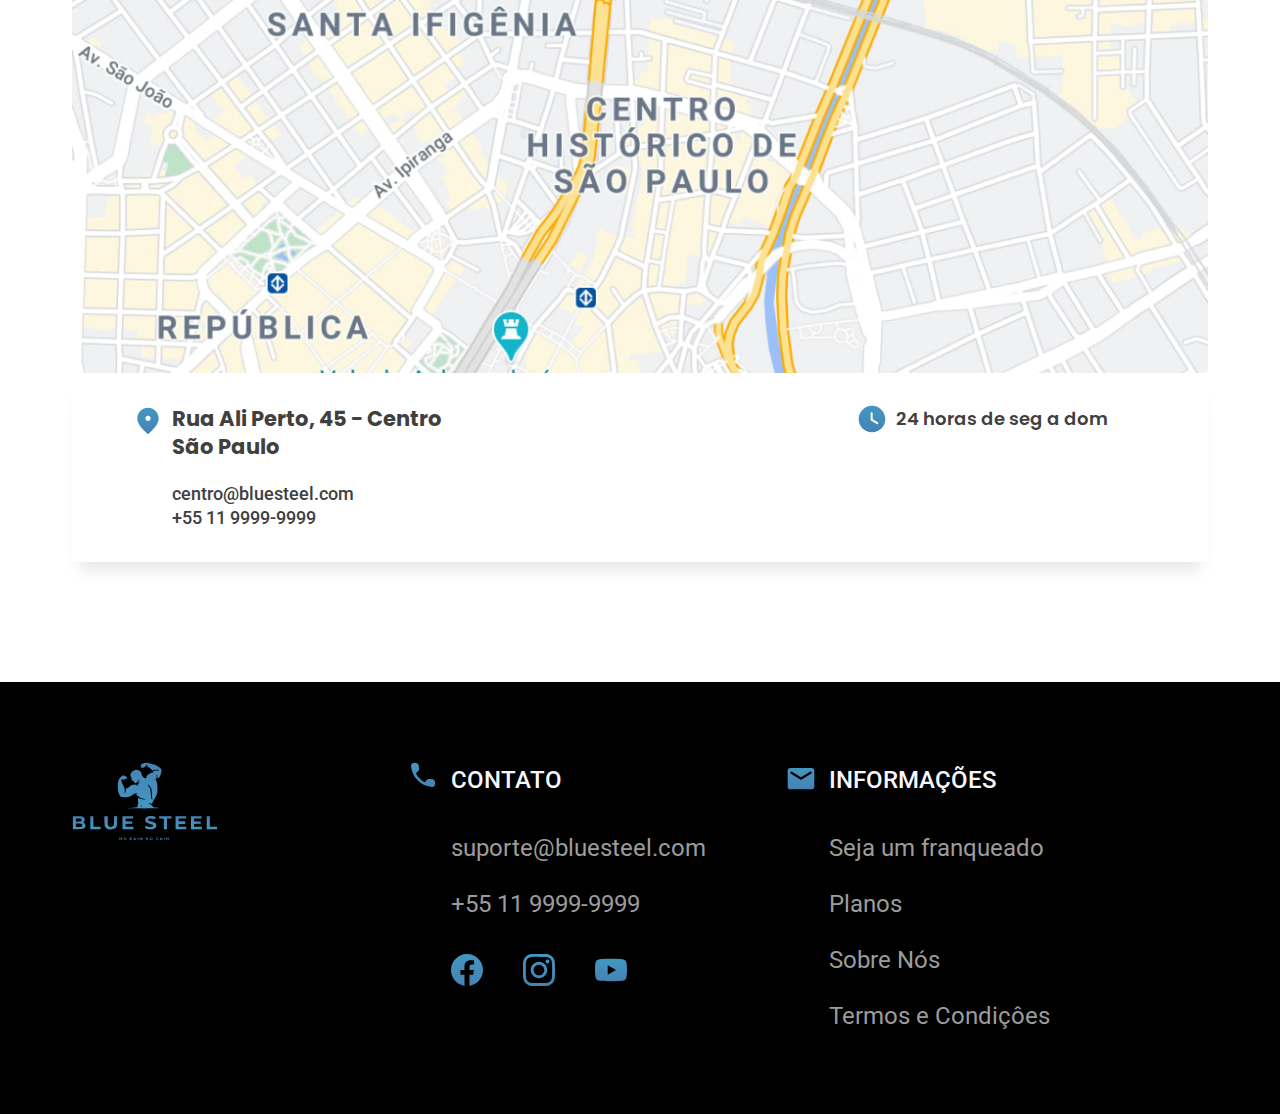
<file: academias-internas/academia-interna-centro.html>
<!DOCTYPE html>
<html lang="en">

<head>
  <meta charset="UTF-8">
  <meta name="viewport" content="width=device-width, initial-scale=1.0">

  <link rel="preconnect" href="https://fonts.googleapis.com">
  <link rel="preconnect" href="https://fonts.gstatic.com" crossorigin>
  <link href="https://fonts.googleapis.com/css2?family=Poppins:wght@400;600&family=Roboto:wght@400;500&display=swap" rel="stylesheet">

  <link rel="stylesheet" href="../css/style.css">
  <title>Blue Steel - Centro | Academia</title>
</head>

<body>
  <header class="header-bg">
    <div class="header container">
      <a href="../index.html">
        <img src="../img/bluesteel.svg" alt="bluesteel logo">
      </a>

      <nav>
        <ul class="header-nav font-1-m-18-24">
          <li><a href="../academia-interna.html">Academias</a></li>
          <li><a href="../planos.html">Planos</a></li>
          <li><a href="../franqueado.html">Seja um franqueado</a></li>
        </ul>
      </nav>
    </div>

  </header>

  <section class="intro">
    <h1 class="font-1-sb-64-72 cor-w">Unidade <span class="cor-p1">Centro</span></h1>
    <p class="font-2-r-24-36 cor-c8">Aqui é o lugar para quem deseja estética e saúde</p>
    <a class="botao" href="./planos.html">Matricule-se agora</a>
    <img src="../img/academia-interna/academia-interna-bg.jpg" alt=" Homem fazendo musculação">
  </section>

  <main class="sobre-unidade container">
    <h2 class="font-1-sb-64-72 cor-c11">sobre essa unidade<span class="cor-p1">.</span></h2>
    <p class="font-2-r-24-36 cor-c8">Na BlueSteel Centro você encontra os melhores profissionais, preparados para te auxiliar em seu objetivo!
      Venha fazer parte agora da nossa unidade. independente se você é iniciante ou avançado, estamos aqui para te ajudar a conquistar a estética e saúde ideal para você</p>
  </main>

  <section class="img-bg">
    <div class="imgs">
      <img src="../img/academia-interna/academia-sobre-img2.png" alt="Homem fazendo musculação">
      <img src="../img/academia-interna/academia-sobre-img1.png" alt="Homem fazendo musculação">
    </div>
  </section>

  <section class="unidade-vantagens container">
    <h2 class="font-1-sb-64-72 cor-c11">melhor <span class="cor-p1">centro de treinamento do brasil.</span></h2>
    <div>
      <ul class="unidade-vantagens-lista font-2-m-24-36-allcaps cor-c12">
        <li>Academia 24h</li>
        <li>Aberto todos os dias</li>
        <li>Estacionamento privativo</li>
        <li>Equipamentos modernos</li>
        <li>Professores experientes</li>
        <li>Ambiente confortável</li>
      </ul>
    </div>
  </section>

  <section class="loja container">
    <h2 class="font-1-sb-64-72 cor-c11">nossa localização<span class="cor-p1">.</span></h2>
    <div class="loja-local">
      <img src="../img/academia-interna/mapa-sp.jpg" alt="Mapa indicando onde fica esta unidade">
      <div class="loja-info font-1-sb-18-24 cor-c9">
        <h3>Rua Ali Perto, 45 - Centro</h3>
        <span>24 horas de seg a dom</span>
        <h3 class="sp">São Paulo</h3>
        <ul class="loja-info-lista">
          <li><a class="font-2-m-18-24 cor-c9" href="mailto:centro@bluesteel.com">centro@bluesteel.com</a></li>
          <li><a class="font-2-m-18-24 cor-c9" href="tel:+551199999999">+55 11 9999-9999</a></li>
        </ul>
      </div>
    </div>
  </section>

  <footer class="footer-bg">
    <div class="footer container">
      <img src="../img/bluesteel.svg" alt="Logo Bluesteel">
      <div class="footer-contato">
        <h2 class="font-2-m-24-36-allcaps cor-c1">Contato</h2>
        <ul class="font-2-r-24-36">
          <li><a class="cor-c6" href="mailto:suporte@bluesteel.com">suporte@bluesteel.com</a></li>
          <li><a class="cor-c6" href="tel:+55 11 9999-9999">+55 11 9999-9999</a></li>
        </ul>
        <div class="contato-redes">
          <a href="../index.html"><img src="../img/icons/footer/facebook.svg" alt="Facebook-logo"></a>
          <a href="../index.html"><img src="../img/icons/footer/instagram.svg" alt="Instagram-logo"></a>
          <a href="../index.html"><img src="../img/icons/footer/youtube.svg" alt="Youtube-logo"></a>
        </div>
      </div>
      <div class="footer-info">
        <h2 class="font-2-m-24-36-allcaps cor-c1">Informações</h2>
        <ul class="font-2-r-24-36">
          <li><a class="cor-c6" href="./franqueado.html">Seja um franqueado</a></li>
          <li><a class="cor-c6" href="../nossos-planos.html">Planos</a></li>
          <li><a class="cor-c6" href="../index.html">Sobre Nós</a></li>
          <li><a class="cor-c6" href="../termos.html">Termos e Condiçôes</a></li>
        </ul>
      </div>
    </div>
  </footer>

</body>

</html>
</file>
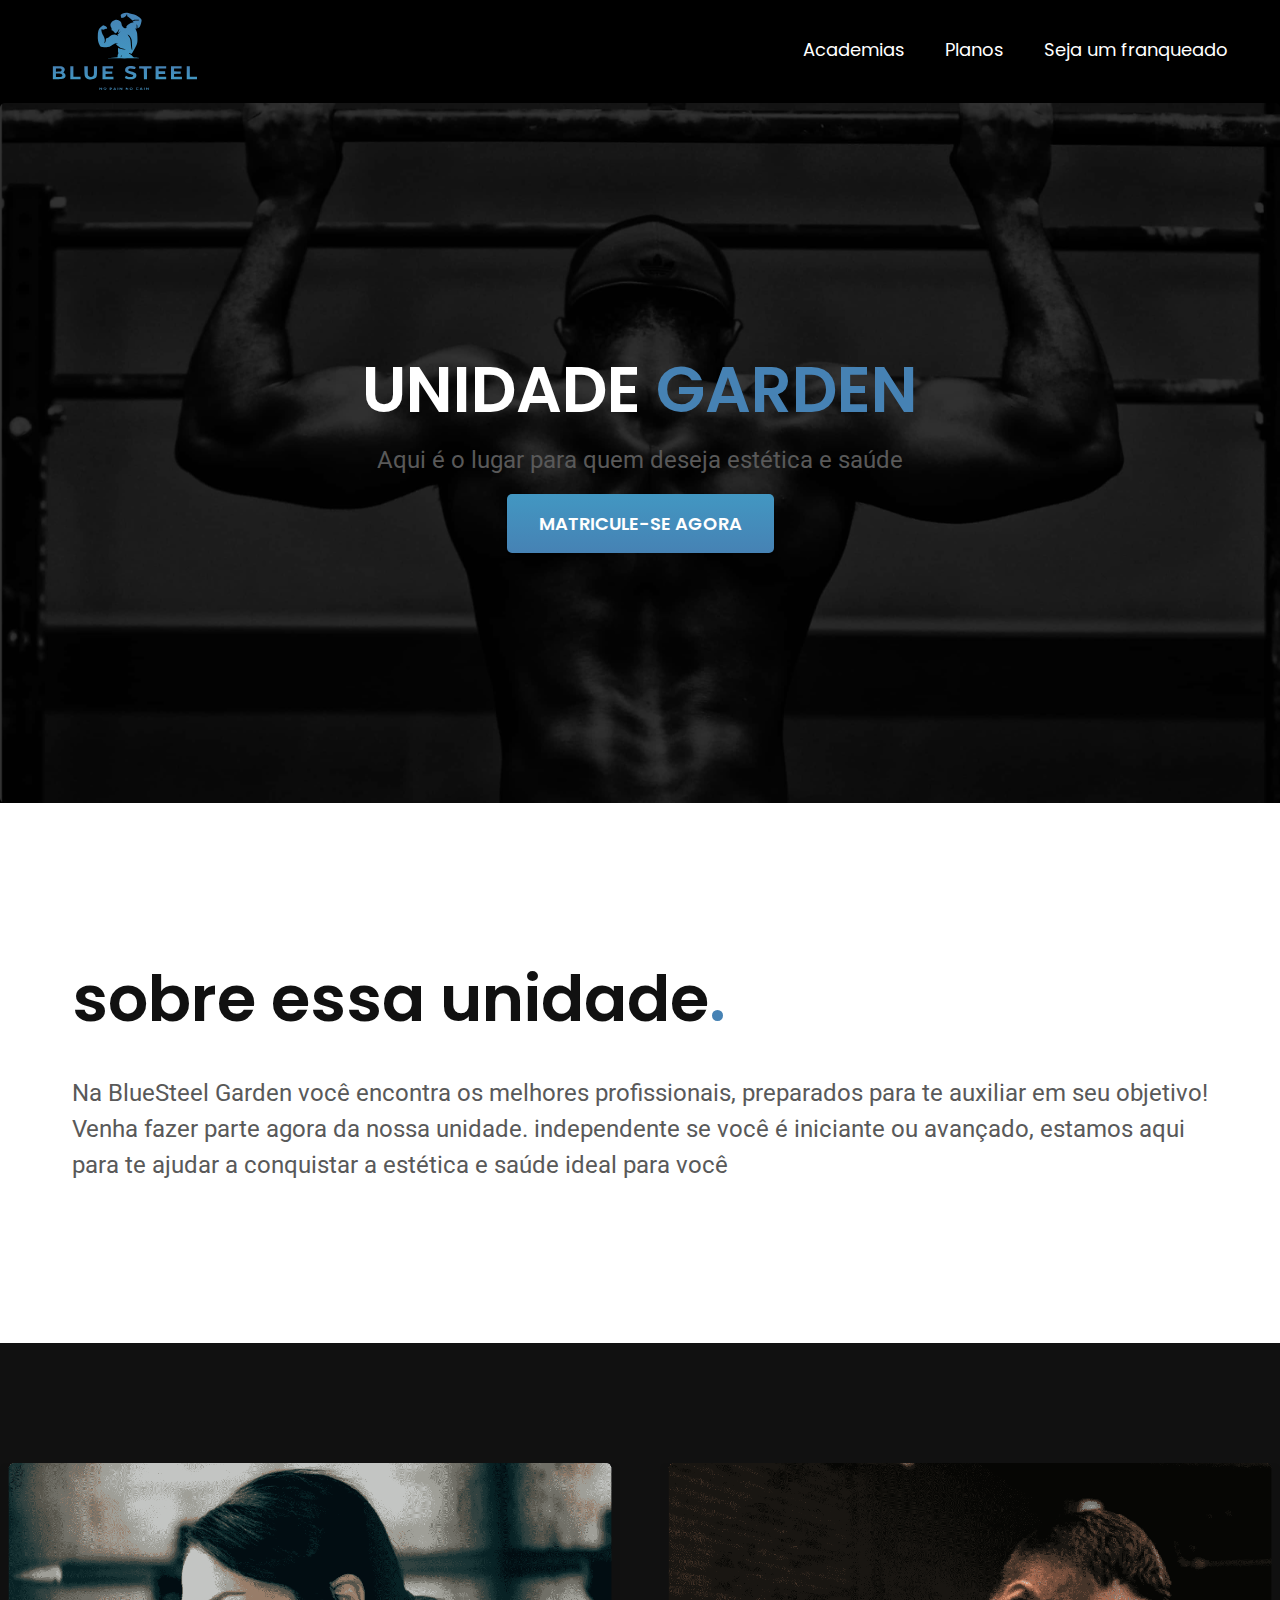
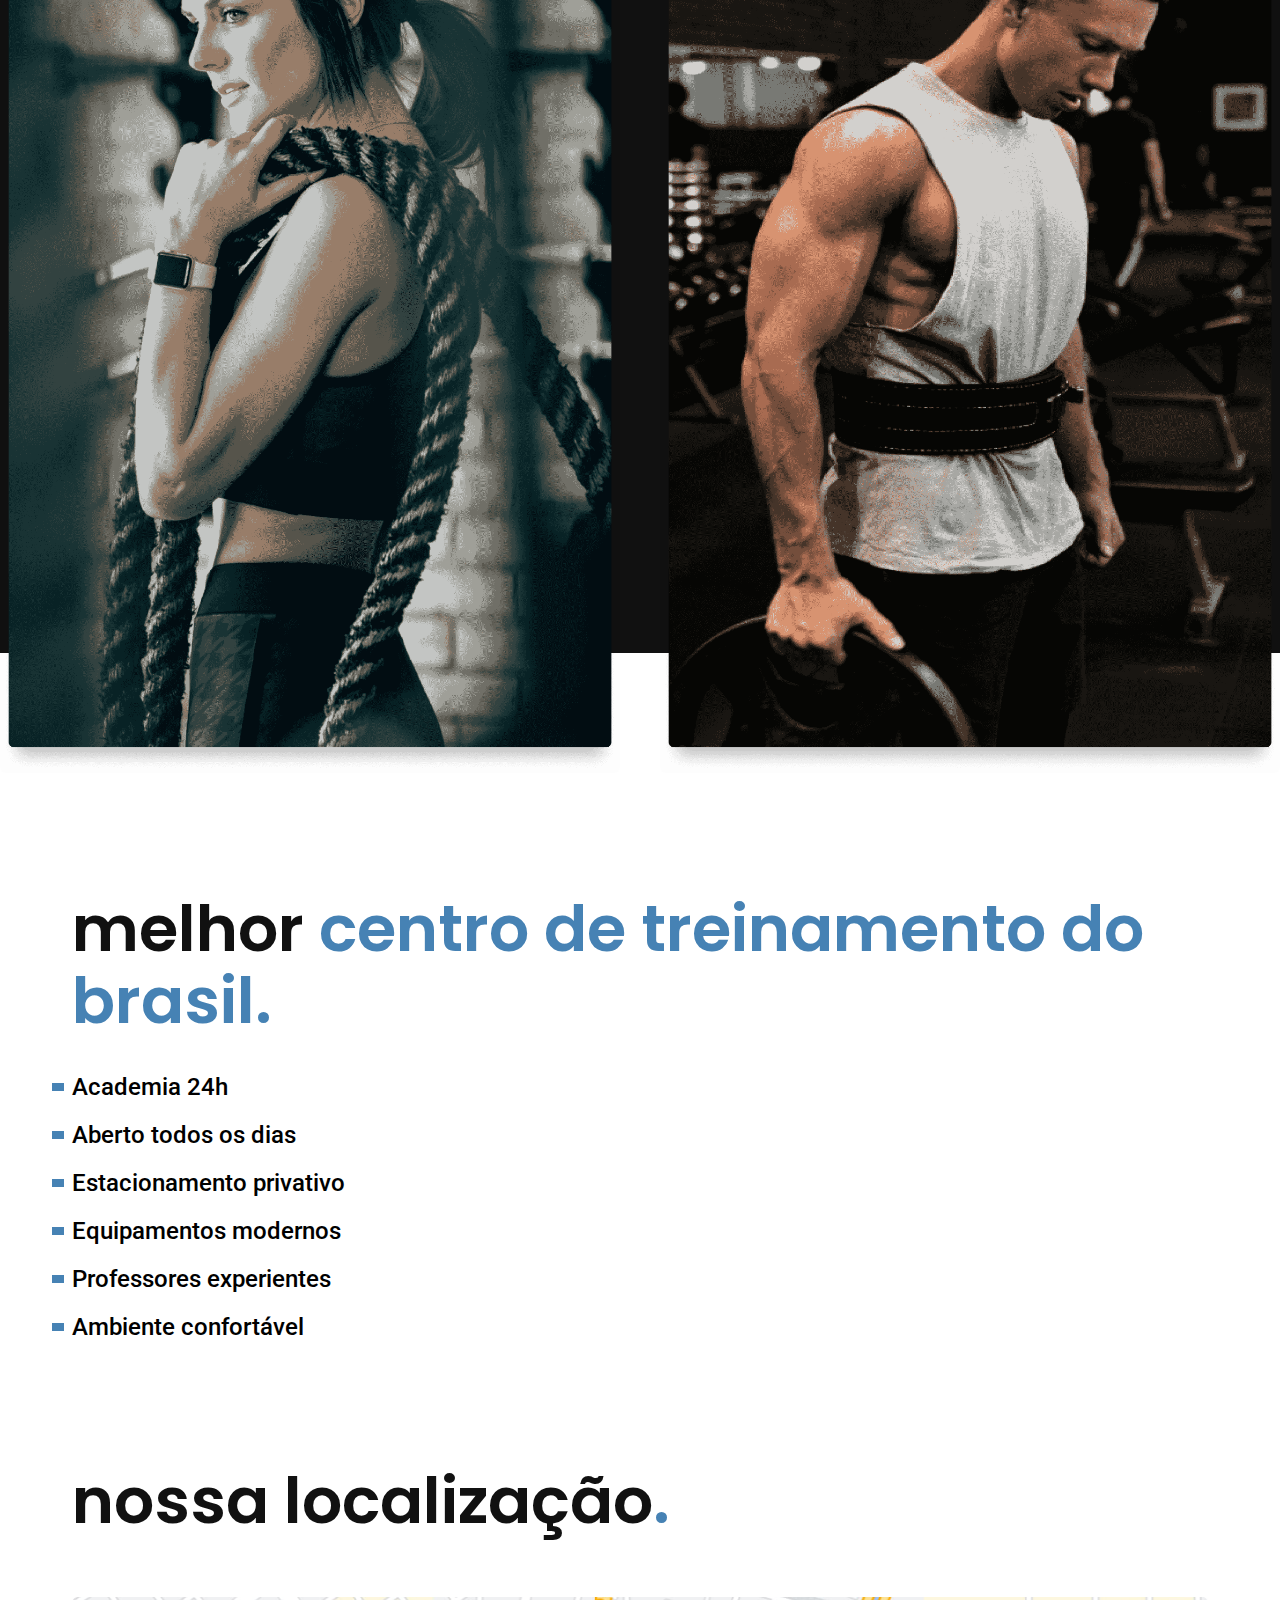
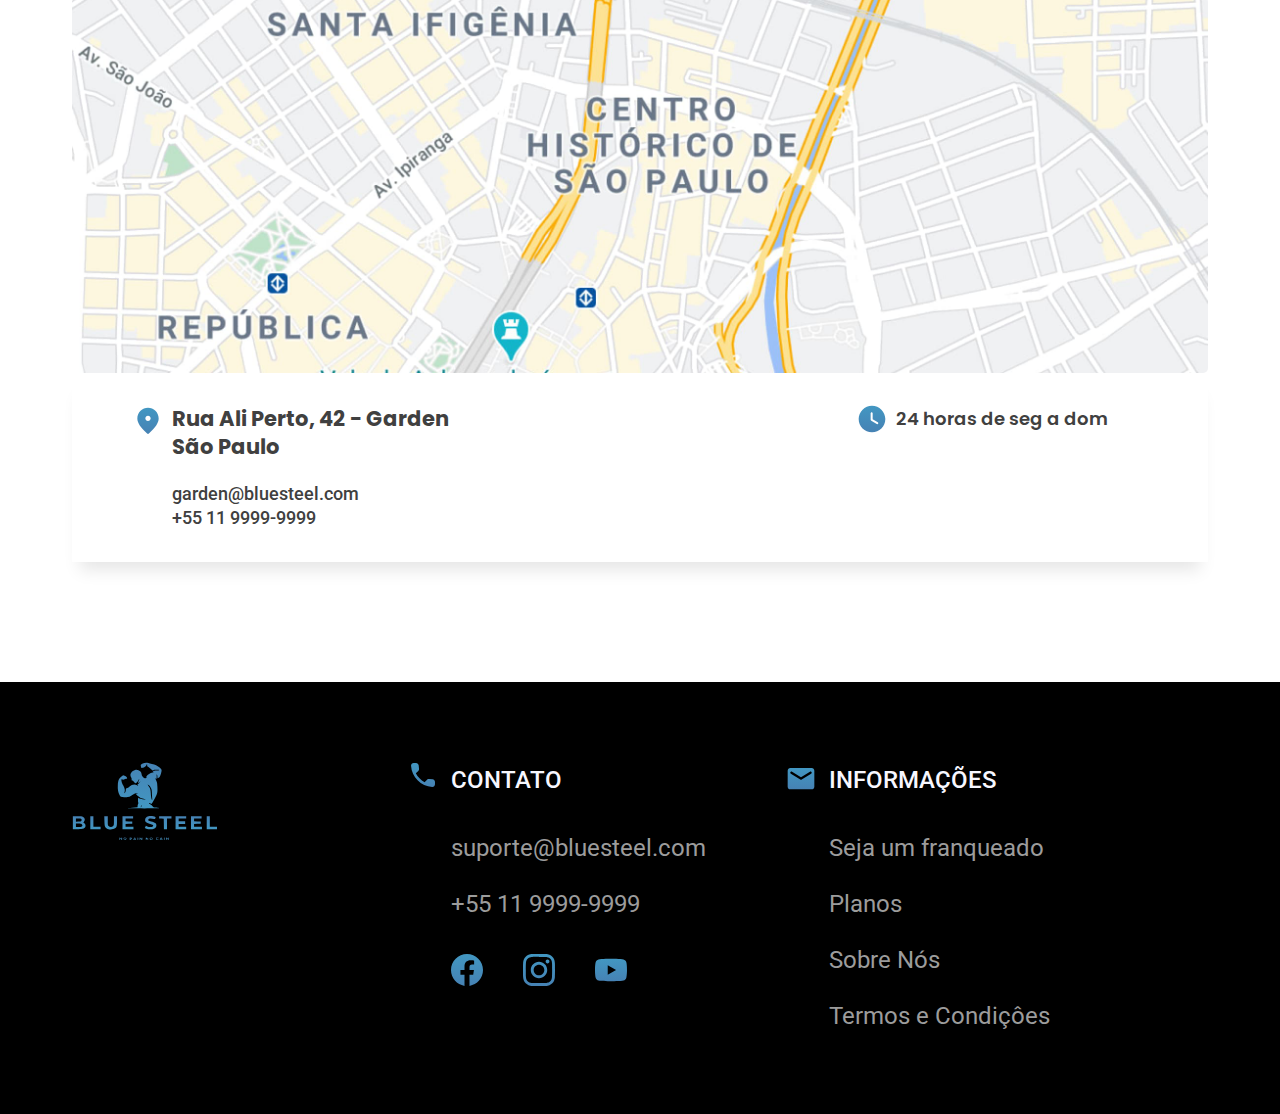
<file: academias-internas/academia-interna-garden.html>
<!DOCTYPE html>
<html lang="en">

<head>
  <meta charset="UTF-8">
  <meta name="viewport" content="width=device-width, initial-scale=1.0">

  <link rel="preconnect" href="https://fonts.googleapis.com">
  <link rel="preconnect" href="https://fonts.gstatic.com" crossorigin>
  <link href="https://fonts.googleapis.com/css2?family=Poppins:wght@400;600&family=Roboto:wght@400;500&display=swap" rel="stylesheet">

  <link rel="stylesheet" href="../css/style.css">
  <title>Blue Steel - Garden | Academia</title>
</head>

<body>
  <header class="header-bg">
    <div class="header container">
      <a href="../index.html">
        <img src="../img/bluesteel.svg" alt="bluesteel logo">
      </a>

      <nav>
        <ul class="header-nav font-1-m-18-24">
          <li><a href="../academia-interna.html">Academias</a></li>
          <li><a href="../planos.html">Planos</a></li>
          <li><a href="../franqueado.html">Seja um franqueado</a></li>
        </ul>
      </nav>
    </div>

  </header>

  <section class="intro">
    <h1 class="font-1-sb-64-72 cor-w">Unidade <span class="cor-p1">Garden</span></h1>
    <p class="font-2-r-24-36 cor-c8">Aqui é o lugar para quem deseja estética e saúde</p>
    <a class="botao" href="./planos.html">Matricule-se agora</a>
    <img src="../img/academia-interna/academia-interna-bg.jpg" alt=" Homem fazendo musculação">
  </section>

  <main class="sobre-unidade container">
    <h2 class="font-1-sb-64-72 cor-c11">sobre essa unidade<span class="cor-p1">.</span></h2>
    <p class="font-2-r-24-36 cor-c8">Na BlueSteel Garden você encontra os melhores profissionais, preparados para te auxiliar em seu objetivo!
      Venha fazer parte agora da nossa unidade. independente se você é iniciante ou avançado, estamos aqui para te ajudar a conquistar a estética e saúde ideal para você</p>
  </main>

  <section class="img-bg">
    <div class="imgs">
      <img src="../img/academia-interna/academia-sobre-img2.png" alt="Homem fazendo musculação">
      <img src="../img/academia-interna/academia-sobre-img1.png" alt="Homem fazendo musculação">
    </div>
  </section>

  <section class="unidade-vantagens container">
    <h2 class="font-1-sb-64-72 cor-c11">melhor <span class="cor-p1">centro de treinamento do brasil.</span></h2>
    <div>
      <ul class="unidade-vantagens-lista font-2-m-24-36-allcaps cor-c12">
        <li>Academia 24h</li>
        <li>Aberto todos os dias</li>
        <li>Estacionamento privativo</li>
        <li>Equipamentos modernos</li>
        <li>Professores experientes</li>
        <li>Ambiente confortável</li>
      </ul>
    </div>
  </section>

  <section class="loja container">
    <h2 class="font-1-sb-64-72 cor-c11">nossa localização<span class="cor-p1">.</span></h2>
    <div class="loja-local">
      <img src="../img/academia-interna/mapa-sp.jpg" alt="Mapa indicando onde fica esta unidade">
      <div class="loja-info font-1-sb-18-24 cor-c9">
        <h3>Rua Ali Perto, 42 - Garden</h3>
        <span>24 horas de seg a dom</span>
        <h3 class="sp">São Paulo</h3>
        <ul class="loja-info-lista">
          <li><a class="font-2-m-18-24 cor-c9" href="mailto:garden@bluesteel.com">garden@bluesteel.com</a></li>
          <li><a class="font-2-m-18-24 cor-c9" href="tel:+551199999999">+55 11 9999-9999</a></li>
        </ul>
      </div>
    </div>
  </section>

  <footer class="footer-bg">
    <div class="footer container">
      <img src="../img/bluesteel.svg" alt="Logo Bluesteel">
      <div class="footer-contato">
        <h2 class="font-2-m-24-36-allcaps cor-c1">Contato</h2>
        <ul class="font-2-r-24-36">
          <li><a class="cor-c6" href="mailto:suporte@bluesteel.com">suporte@bluesteel.com</a></li>
          <li><a class="cor-c6" href="tel:+55 11 9999-9999">+55 11 9999-9999</a></li>
        </ul>
        <div class="contato-redes">
          <a href="../index.html"><img src="../img/icons/footer/facebook.svg" alt="Facebook-logo"></a>
          <a href="../index.html"><img src="../img/icons/footer/instagram.svg" alt="Instagram-logo"></a>
          <a href="../index.html"><img src="../img/icons/footer/youtube.svg" alt="Youtube-logo"></a>
        </div>
      </div>
      <div class="footer-info">
        <h2 class="font-2-m-24-36-allcaps cor-c1">Informações</h2>
        <ul class="font-2-r-24-36">
          <li><a class="cor-c6" href="./franqueado.html">Seja um franqueado</a></li>
          <li><a class="cor-c6" href="../nossos-planos.html">Planos</a></li>
          <li><a class="cor-c6" href="../index.html">Sobre Nós</a></li>
          <li><a class="cor-c6" href="../termos.html">Termos e Condiçôes</a></li>
        </ul>
      </div>
    </div>
  </footer>

</body>

</html>
</file>
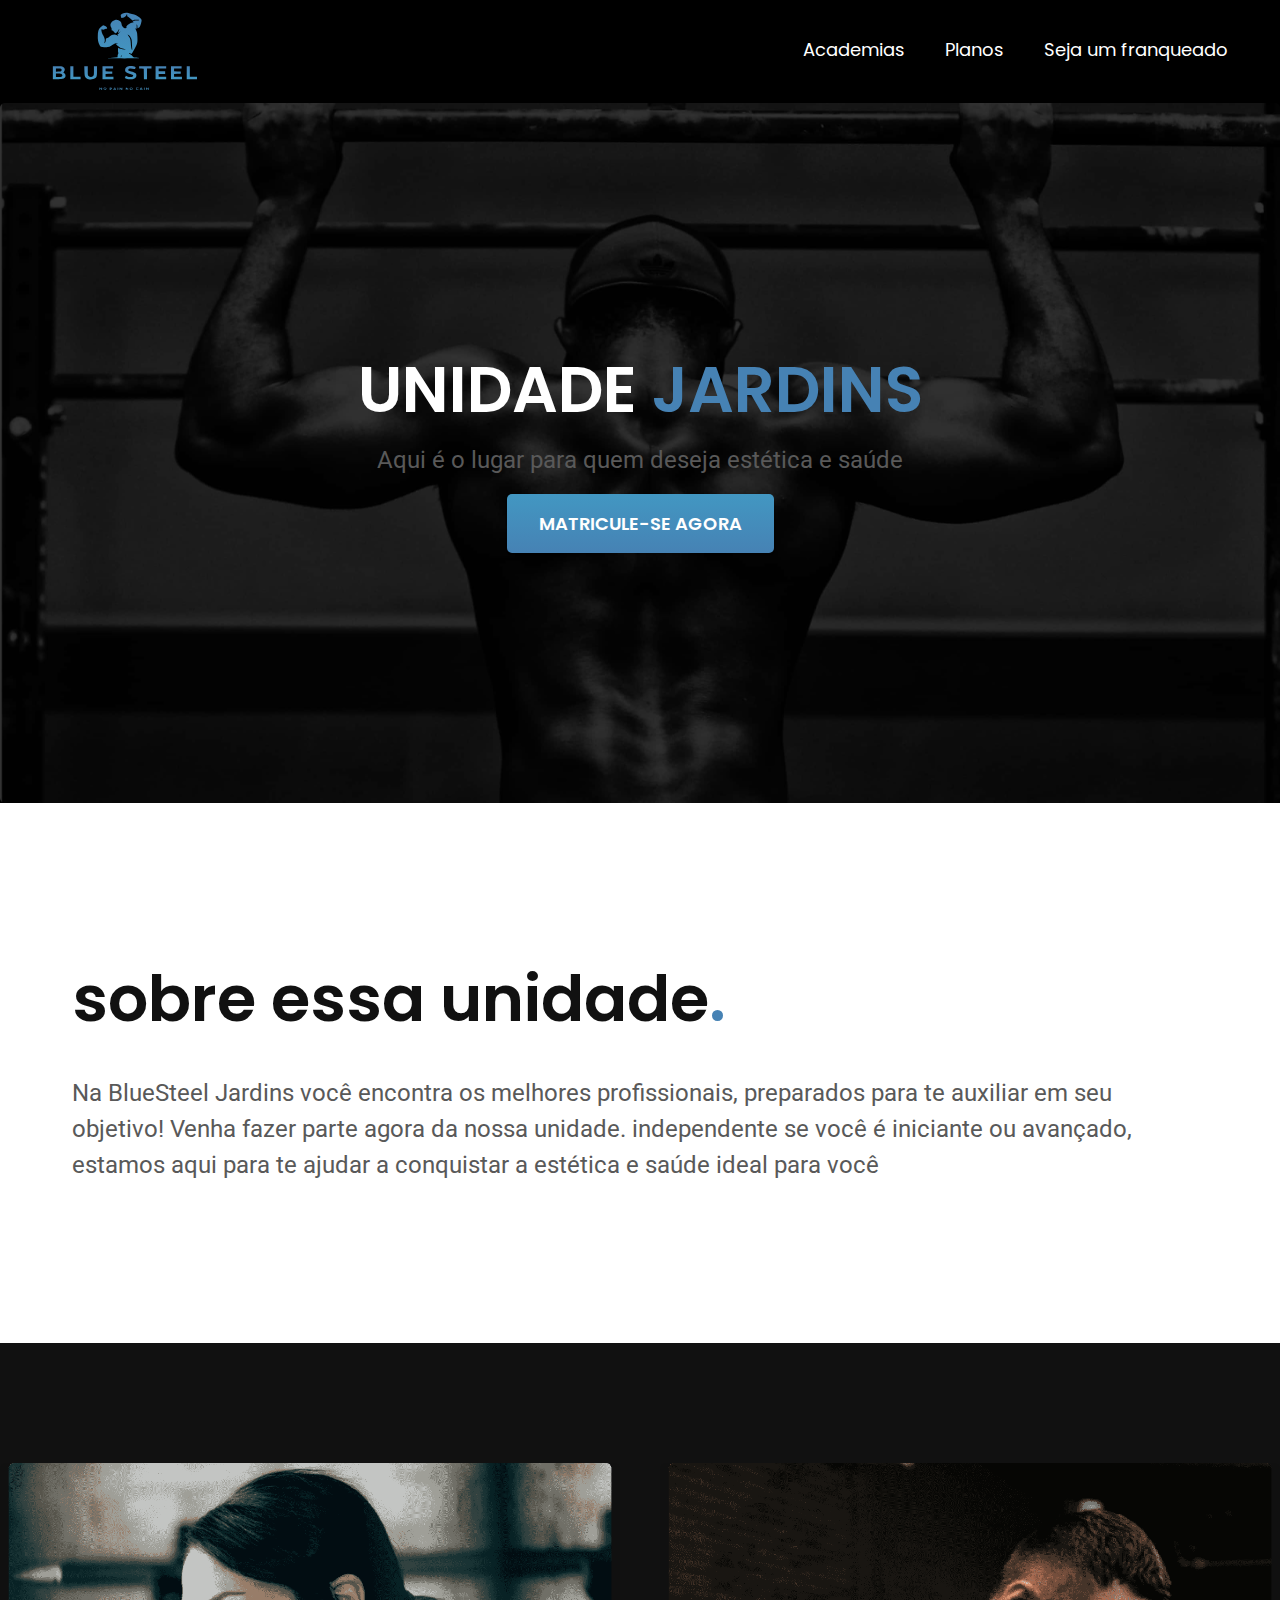
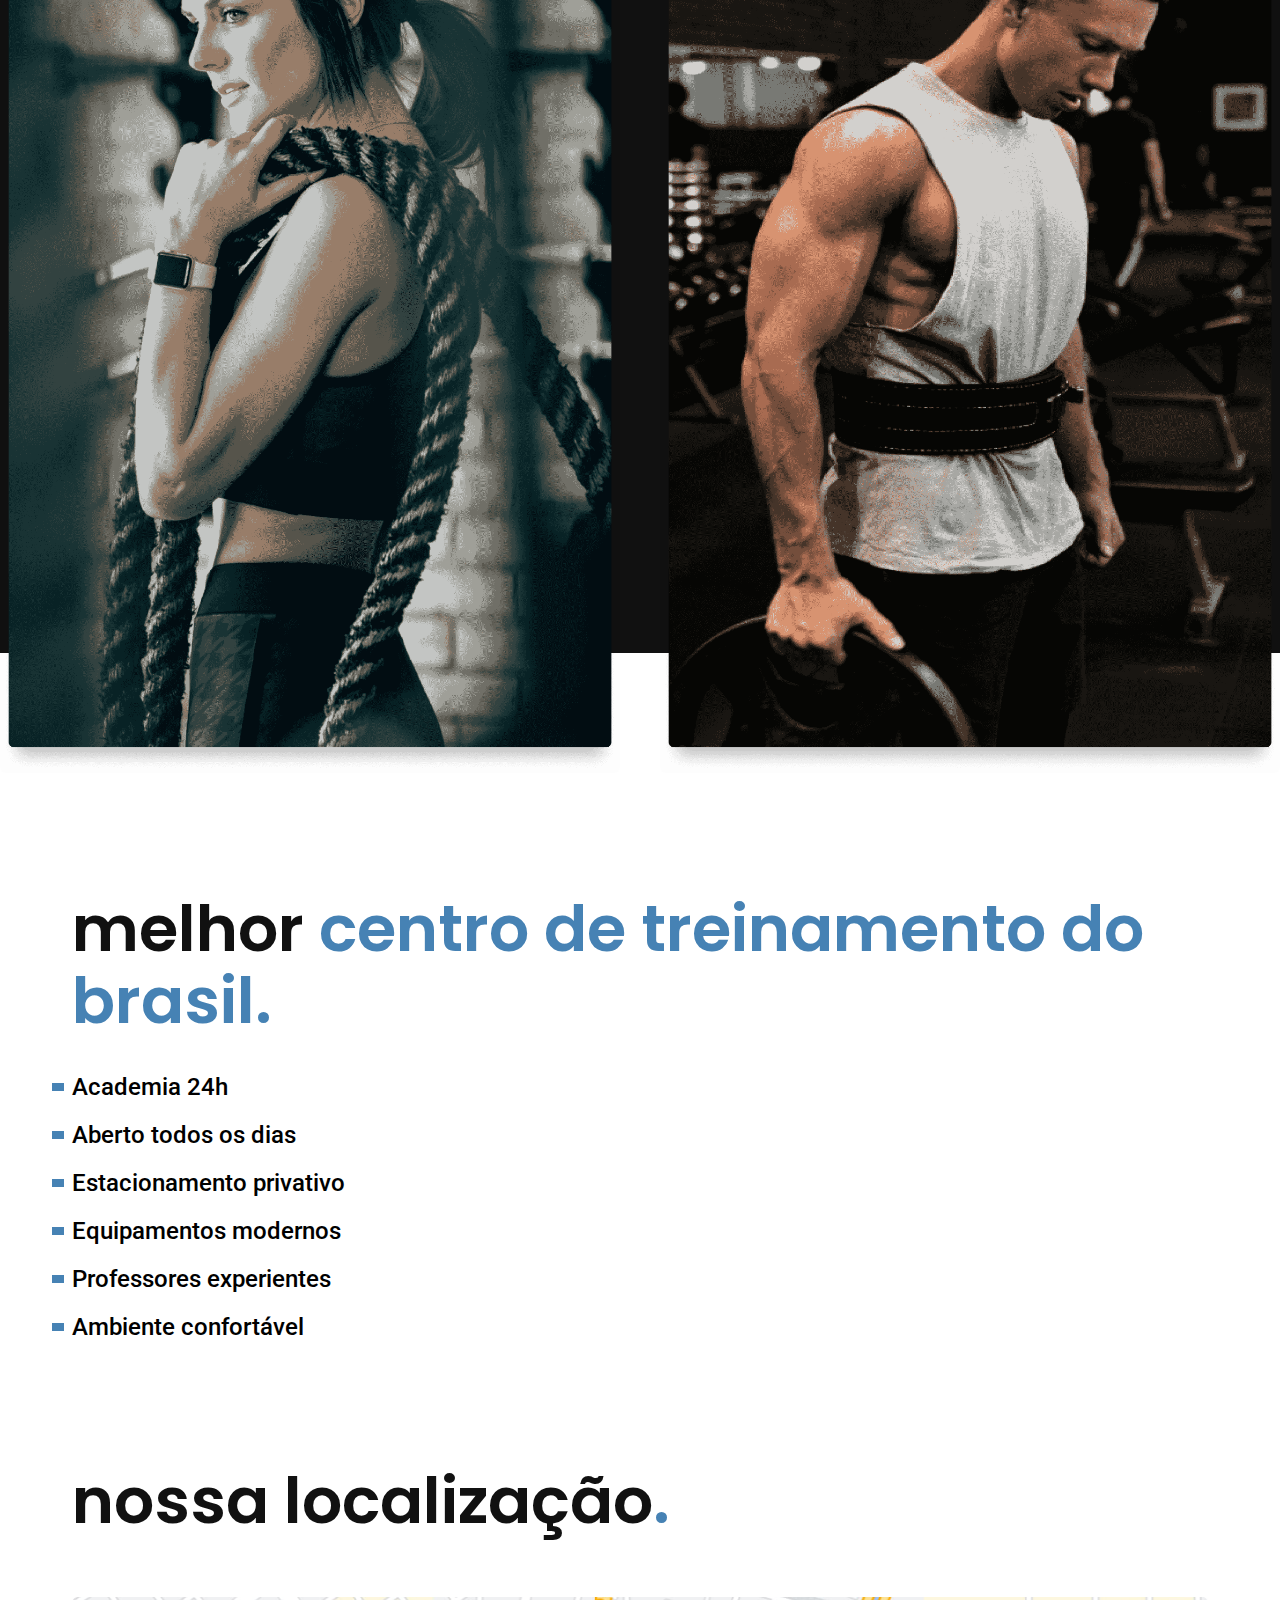
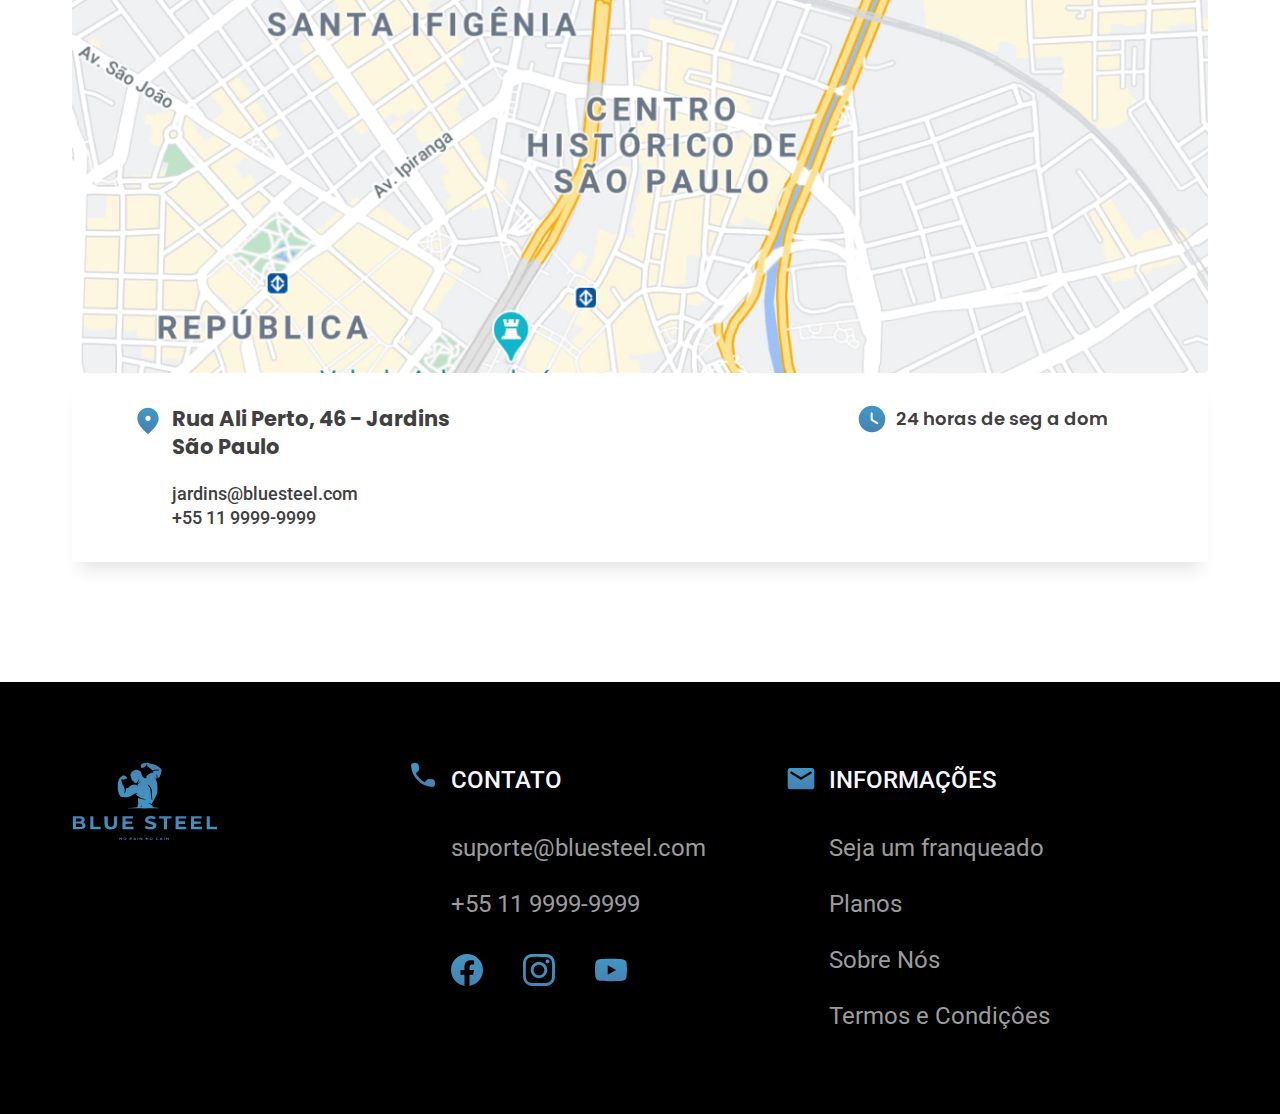
<file: academias-internas/academia-interna-jardins.html>
<!DOCTYPE html>
<html lang="en">

<head>
  <meta charset="UTF-8">
  <meta name="viewport" content="width=device-width, initial-scale=1.0">

  <link rel="preconnect" href="https://fonts.googleapis.com">
  <link rel="preconnect" href="https://fonts.gstatic.com" crossorigin>
  <link href="https://fonts.googleapis.com/css2?family=Poppins:wght@400;600&family=Roboto:wght@400;500&display=swap" rel="stylesheet">

  <link rel="stylesheet" href="../css/style.css">
  <title>Blue Steel - Jardins | Academia</title>
</head>

<body>
  <header class="header-bg">
    <div class="header container">
      <a href="../index.html">
        <img src="../img/bluesteel.svg" alt="bluesteel logo">
      </a>

      <nav>
        <ul class="header-nav font-1-m-18-24">
          <li><a href="../academia-interna.html">Academias</a></li>
          <li><a href="../planos.html">Planos</a></li>
          <li><a href="../franqueado.html">Seja um franqueado</a></li>
        </ul>
      </nav>
    </div>

  </header>

  <section class="intro">
    <h1 class="font-1-sb-64-72 cor-w">Unidade <span class="cor-p1">Jardins</span></h1>
    <p class="font-2-r-24-36 cor-c8">Aqui é o lugar para quem deseja estética e saúde</p>
    <a class="botao" href="./planos.html">Matricule-se agora</a>
    <img src="../img/academia-interna/academia-interna-bg.jpg" alt=" Homem fazendo musculação">
  </section>

  <main class="sobre-unidade container">
    <h2 class="font-1-sb-64-72 cor-c11">sobre essa unidade<span class="cor-p1">.</span></h2>
    <p class="font-2-r-24-36 cor-c8">Na BlueSteel Jardins você encontra os melhores profissionais, preparados para te auxiliar em seu objetivo!
      Venha fazer parte agora da nossa unidade. independente se você é iniciante ou avançado, estamos aqui para te ajudar a conquistar a estética e saúde ideal para você</p>
  </main>

  <section class="img-bg">
    <div class="imgs">
      <img src="../img/academia-interna/academia-sobre-img2.png" alt="Homem fazendo musculação">
      <img src="../img/academia-interna/academia-sobre-img1.png" alt="Homem fazendo musculação">
    </div>
  </section>

  <section class="unidade-vantagens container">
    <h2 class="font-1-sb-64-72 cor-c11">melhor <span class="cor-p1">centro de treinamento do brasil.</span></h2>
    <div>
      <ul class="unidade-vantagens-lista font-2-m-24-36-allcaps cor-c12">
        <li>Academia 24h</li>
        <li>Aberto todos os dias</li>
        <li>Estacionamento privativo</li>
        <li>Equipamentos modernos</li>
        <li>Professores experientes</li>
        <li>Ambiente confortável</li>
      </ul>
    </div>
  </section>

  <section class="loja container">
    <h2 class="font-1-sb-64-72 cor-c11">nossa localização<span class="cor-p1">.</span></h2>
    <div class="loja-local">
      <img src="../img/academia-interna/mapa-sp.jpg" alt="Mapa indicando onde fica esta unidade">
      <div class="loja-info font-1-sb-18-24 cor-c9">
        <h3>Rua Ali Perto, 46 - Jardins</h3>
        <span>24 horas de seg a dom</span>
        <h3 class="sp">São Paulo</h3>
        <ul class="loja-info-lista">
          <li><a class="font-2-m-18-24 cor-c9" href="mailto:jardins@bluesteel.com">jardins@bluesteel.com</a></li>
          <li><a class="font-2-m-18-24 cor-c9" href="tel:+551199999999">+55 11 9999-9999</a></li>
        </ul>
      </div>
    </div>
  </section>

  <footer class="footer-bg">
    <div class="footer container">
      <img src="../img/bluesteel.svg" alt="Logo Bluesteel">
      <div class="footer-contato">
        <h2 class="font-2-m-24-36-allcaps cor-c1">Contato</h2>
        <ul class="font-2-r-24-36">
          <li><a class="cor-c6" href="mailto:suporte@bluesteel.com">suporte@bluesteel.com</a></li>
          <li><a class="cor-c6" href="tel:+55 11 9999-9999">+55 11 9999-9999</a></li>
        </ul>
        <div class="contato-redes">
          <a href="../index.html"><img src="../img/icons/footer/facebook.svg" alt="Facebook-logo"></a>
          <a href="../index.html"><img src="../img/icons/footer/instagram.svg" alt="Instagram-logo"></a>
          <a href="../index.html"><img src="../img/icons/footer/youtube.svg" alt="Youtube-logo"></a>
        </div>
      </div>
      <div class="footer-info">
        <h2 class="font-2-m-24-36-allcaps cor-c1">Informações</h2>
        <ul class="font-2-r-24-36">
          <li><a class="cor-c6" href="./franqueado.html">Seja um franqueado</a></li>
          <li><a class="cor-c6" href="../nossos-planos.html">Planos</a></li>
          <li><a class="cor-c6" href="../index.html">Sobre Nós</a></li>
          <li><a class="cor-c6" href="../termos.html">Termos e Condiçôes</a></li>
        </ul>
      </div>
    </div>
  </footer>

</body>

</html>
</file>
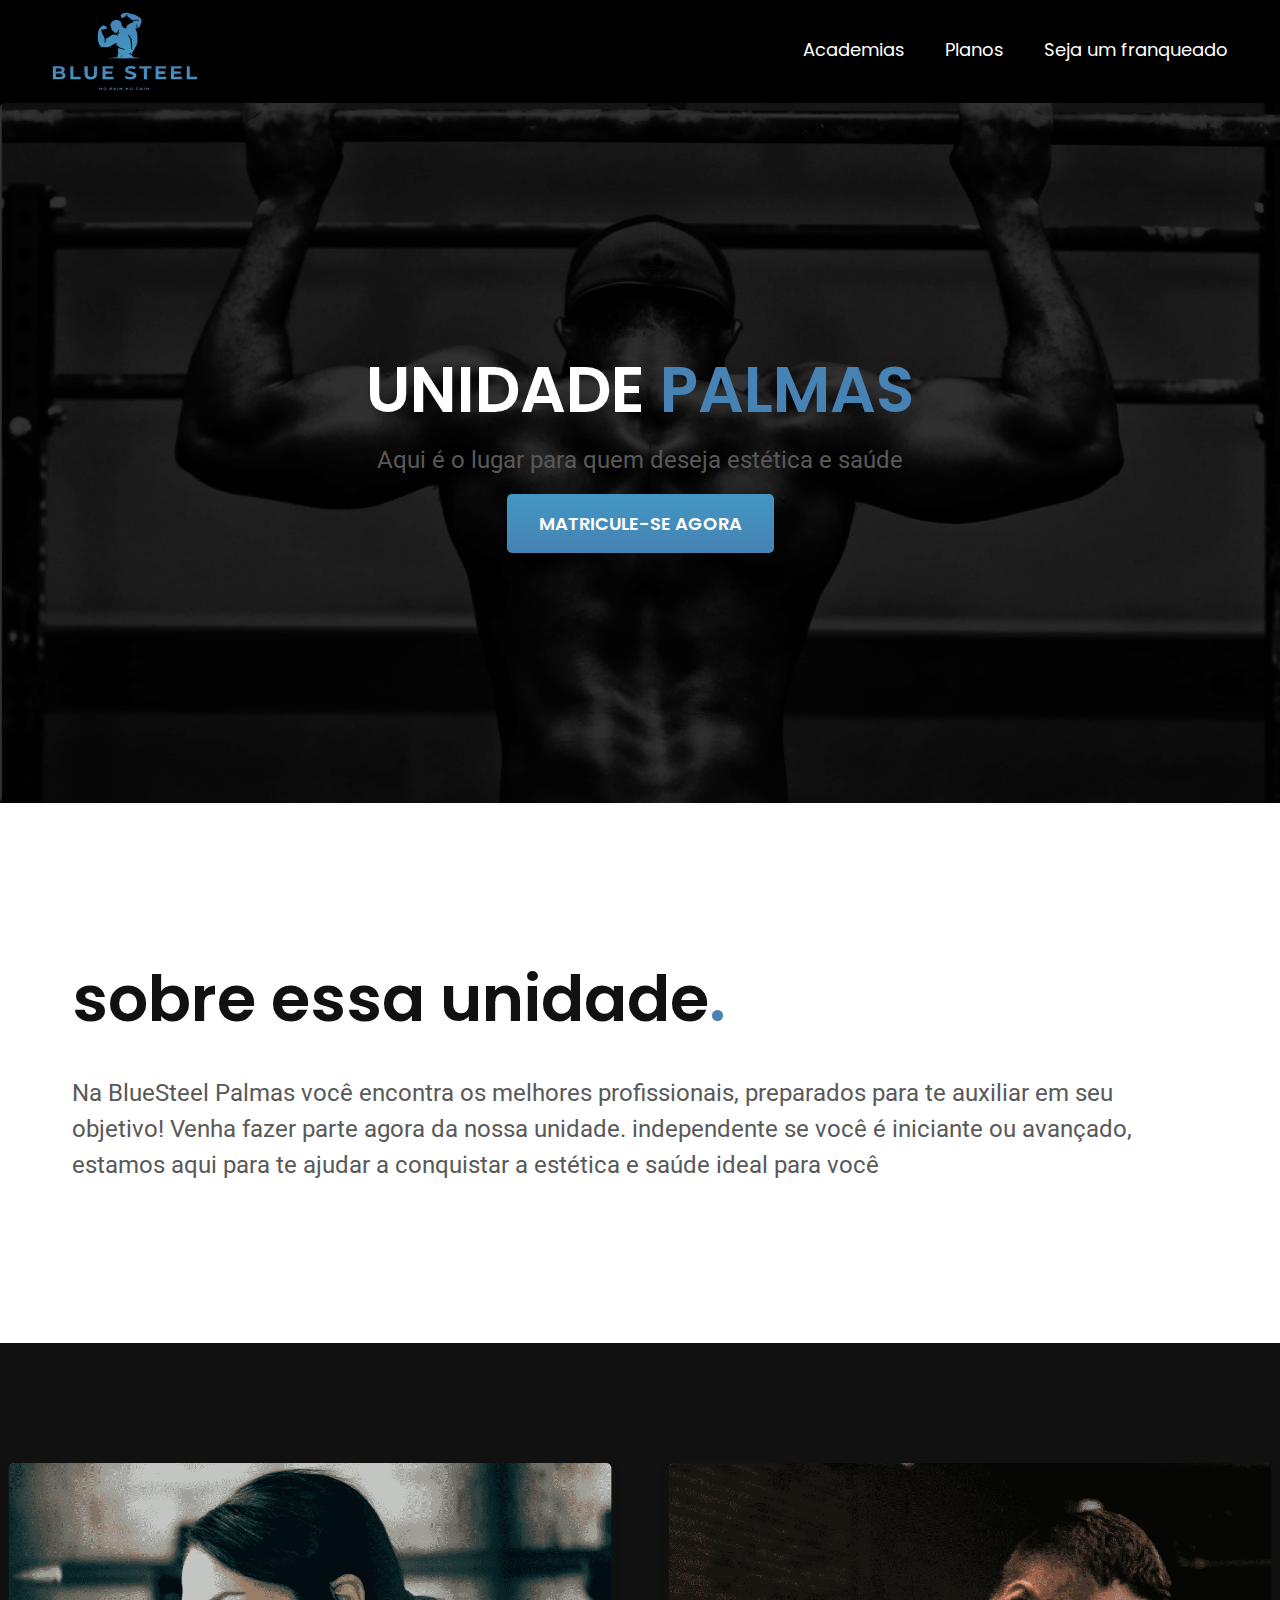
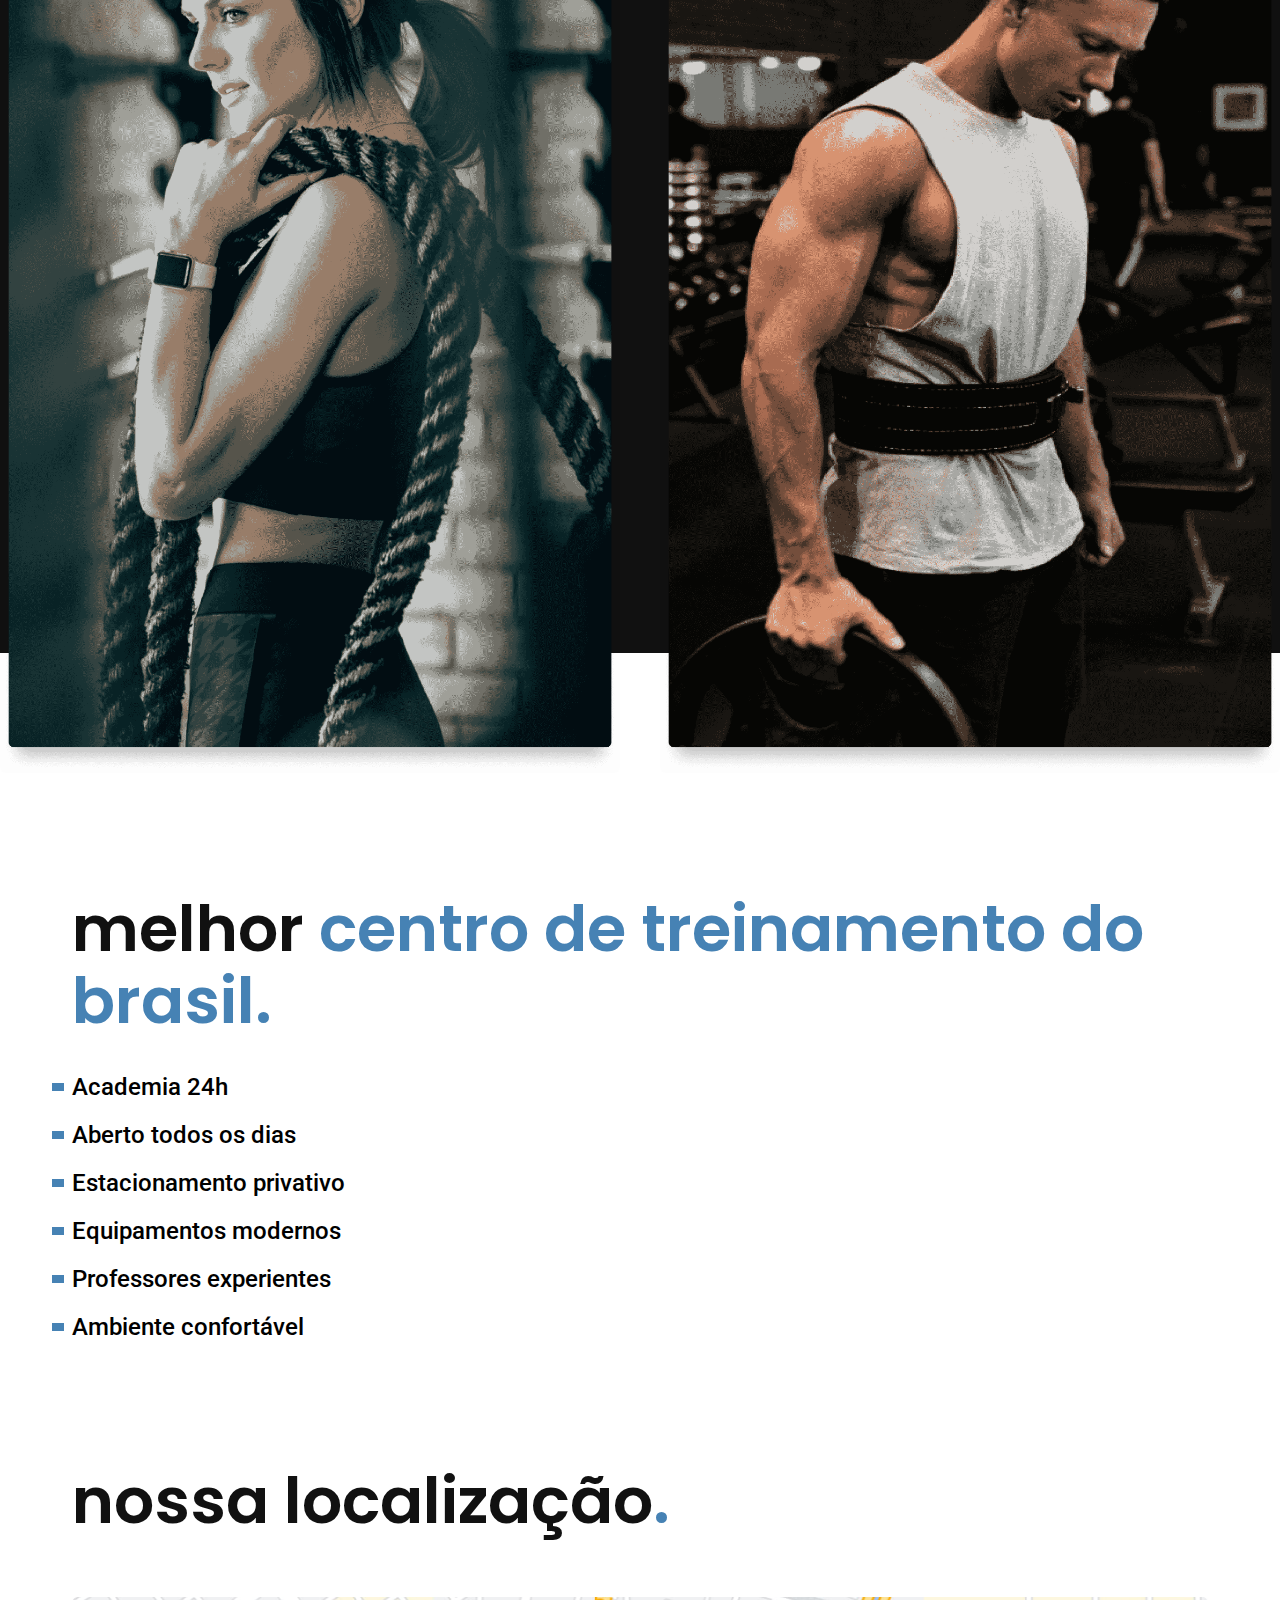
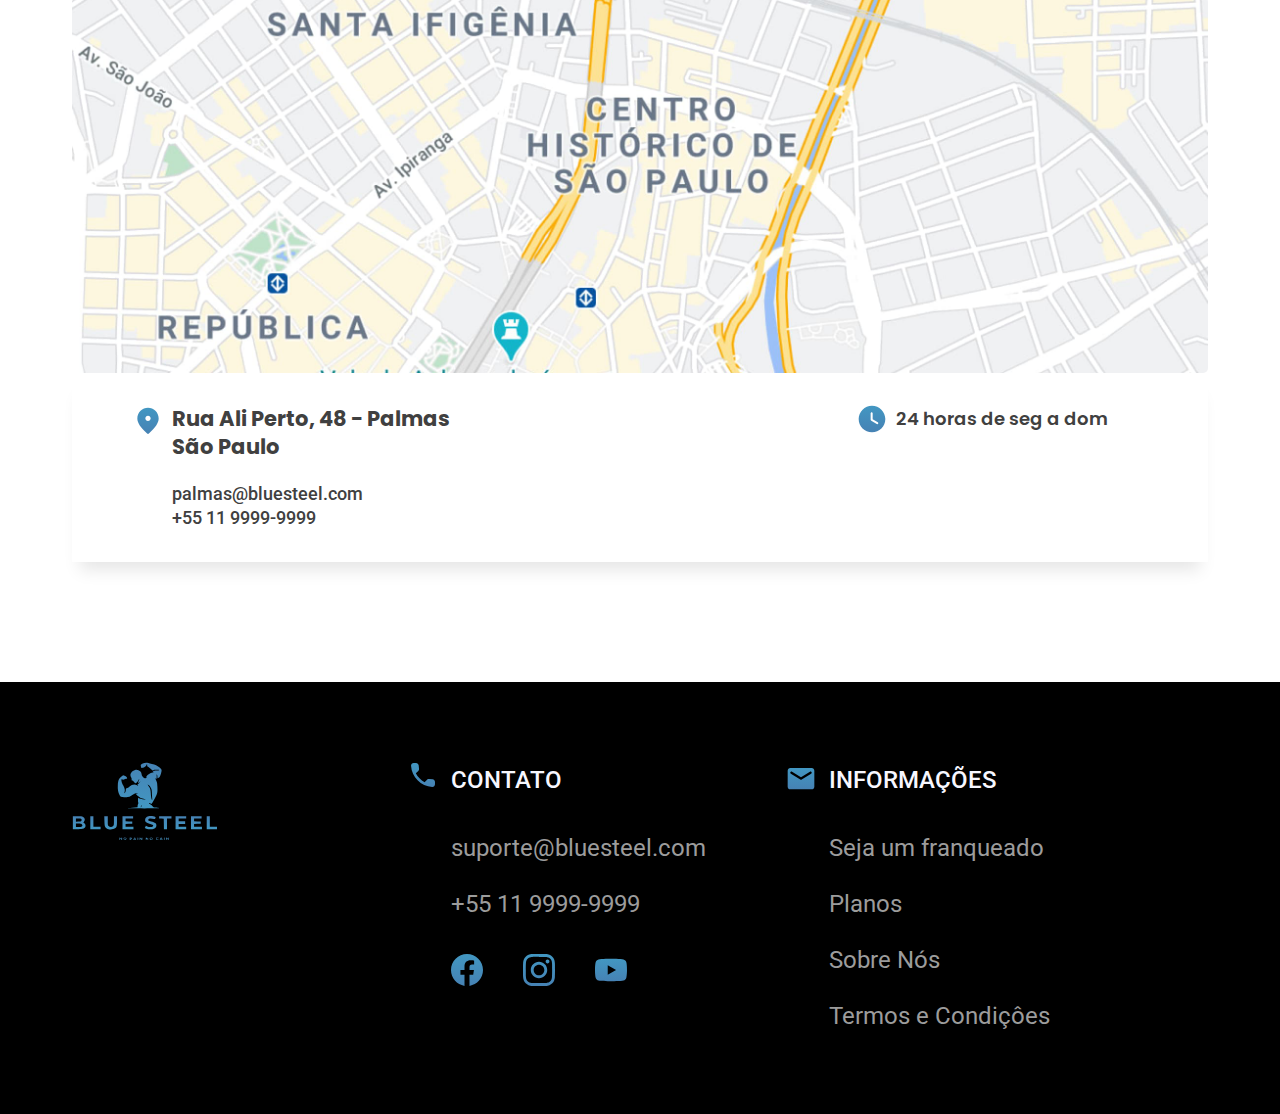
<file: academias-internas/academia-interna-palmas.html>
<!DOCTYPE html>
<html lang="en">

<head>
  <meta charset="UTF-8">
  <meta name="viewport" content="width=device-width, initial-scale=1.0">

  <link rel="preconnect" href="https://fonts.googleapis.com">
  <link rel="preconnect" href="https://fonts.gstatic.com" crossorigin>
  <link href="https://fonts.googleapis.com/css2?family=Poppins:wght@400;600&family=Roboto:wght@400;500&display=swap" rel="stylesheet">

  <link rel="stylesheet" href="../css/style.css">
  <title>Blue Steel - Palmas | Academia</title>
</head>

<body>
  <header class="header-bg">
    <div class="header container">
      <a href="../index.html">
        <img src="../img/bluesteel.svg" alt="bluesteel logo">
      </a>

      <nav>
        <ul class="header-nav font-1-m-18-24">
          <li><a href="../academia-interna.html">Academias</a></li>
          <li><a href="../planos.html">Planos</a></li>
          <li><a href="../franqueado.html">Seja um franqueado</a></li>
        </ul>
      </nav>
    </div>

  </header>

  <section class="intro">
    <h1 class="font-1-sb-64-72 cor-w">Unidade <span class="cor-p1">Palmas</span></h1>
    <p class="font-2-r-24-36 cor-c8">Aqui é o lugar para quem deseja estética e saúde</p>
    <a class="botao" href="./planos.html">Matricule-se agora</a>
    <img src="../img/academia-interna/academia-interna-bg.jpg" alt=" Homem fazendo musculação">
  </section>

  <main class="sobre-unidade container">
    <h2 class="font-1-sb-64-72 cor-c11">sobre essa unidade<span class="cor-p1">.</span></h2>
    <p class="font-2-r-24-36 cor-c8">Na BlueSteel Palmas você encontra os melhores profissionais, preparados para te auxiliar em seu objetivo!
      Venha fazer parte agora da nossa unidade. independente se você é iniciante ou avançado, estamos aqui para te ajudar a conquistar a estética e saúde ideal para você</p>
  </main>

  <section class="img-bg">
    <div class="imgs">
      <img src="../img/academia-interna/academia-sobre-img2.png" alt="Homem fazendo musculação">
      <img src="../img/academia-interna/academia-sobre-img1.png" alt="Homem fazendo musculação">
    </div>
  </section>

  <section class="unidade-vantagens container">
    <h2 class="font-1-sb-64-72 cor-c11">melhor <span class="cor-p1">centro de treinamento do brasil.</span></h2>
    <div>
      <ul class="unidade-vantagens-lista font-2-m-24-36-allcaps cor-c12">
        <li>Academia 24h</li>
        <li>Aberto todos os dias</li>
        <li>Estacionamento privativo</li>
        <li>Equipamentos modernos</li>
        <li>Professores experientes</li>
        <li>Ambiente confortável</li>
      </ul>
    </div>
  </section>

  <section class="loja container">
    <h2 class="font-1-sb-64-72 cor-c11">nossa localização<span class="cor-p1">.</span></h2>
    <div class="loja-local">
      <img src="../img/academia-interna/mapa-sp.jpg" alt="Mapa indicando onde fica esta unidade">
      <div class="loja-info font-1-sb-18-24 cor-c9">
        <h3>Rua Ali Perto, 48 - Palmas</h3>
        <span>24 horas de seg a dom</span>
        <h3 class="sp">São Paulo</h3>
        <ul class="loja-info-lista">
          <li><a class="font-2-m-18-24 cor-c9" href="mailto:palmas@bluesteel.com">palmas@bluesteel.com</a></li>
          <li><a class="font-2-m-18-24 cor-c9" href="tel:+551199999999">+55 11 9999-9999</a></li>
        </ul>
      </div>
    </div>
  </section>

  <footer class="footer-bg">
    <div class="footer container">
      <img src="../img/bluesteel.svg" alt="Logo Bluesteel">
      <div class="footer-contato">
        <h2 class="font-2-m-24-36-allcaps cor-c1">Contato</h2>
        <ul class="font-2-r-24-36">
          <li><a class="cor-c6" href="mailto:suporte@bluesteel.com">suporte@bluesteel.com</a></li>
          <li><a class="cor-c6" href="tel:+55 11 9999-9999">+55 11 9999-9999</a></li>
        </ul>
        <div class="contato-redes">
          <a href="../index.html"><img src="../img/icons/footer/facebook.svg" alt="Facebook-logo"></a>
          <a href="../index.html"><img src="../img/icons/footer/instagram.svg" alt="Instagram-logo"></a>
          <a href="../index.html"><img src="../img/icons/footer/youtube.svg" alt="Youtube-logo"></a>
        </div>
      </div>
      <div class="footer-info">
        <h2 class="font-2-m-24-36-allcaps cor-c1">Informações</h2>
        <ul class="font-2-r-24-36">
          <li><a class="cor-c6" href="./franqueado.html">Seja um franqueado</a></li>
          <li><a class="cor-c6" href="../nossos-planos.html">Planos</a></li>
          <li><a class="cor-c6" href="../index.html">Sobre Nós</a></li>
          <li><a class="cor-c6" href="../termos.html">Termos e Condiçôes</a></li>
        </ul>
      </div>
    </div>
  </footer>

</body>

</html>
</file>
<file: css/style.css>
/* Global */

@import "./global/global.css";
@import "./global/header.css";
@import "./global/footer.css";

/* Home */

@import "./home/intro.css";
@import "./home/sobre.css";
@import "./home/nossas-academias.css";
@import "./home/nossos-planos.css";
@import "./home/franqueado.css";

/* Utilidades */

@import "./utilidades/tipografia.css";
@import "./utilidades/cores.css";

/* Componentes */

@import "./utilidades/componentes.css";

/* Academia interna */

@import "../css/academia-interna/academia-centro.css";

/* Planos */

@import "../planos/planos.css";
@import "../planos/perguntas.css";

/* franquia */

@import "../franqueado/franqueado.css";

/* Termos e condições */

@import "../css/termos/termos.css";
</file>
